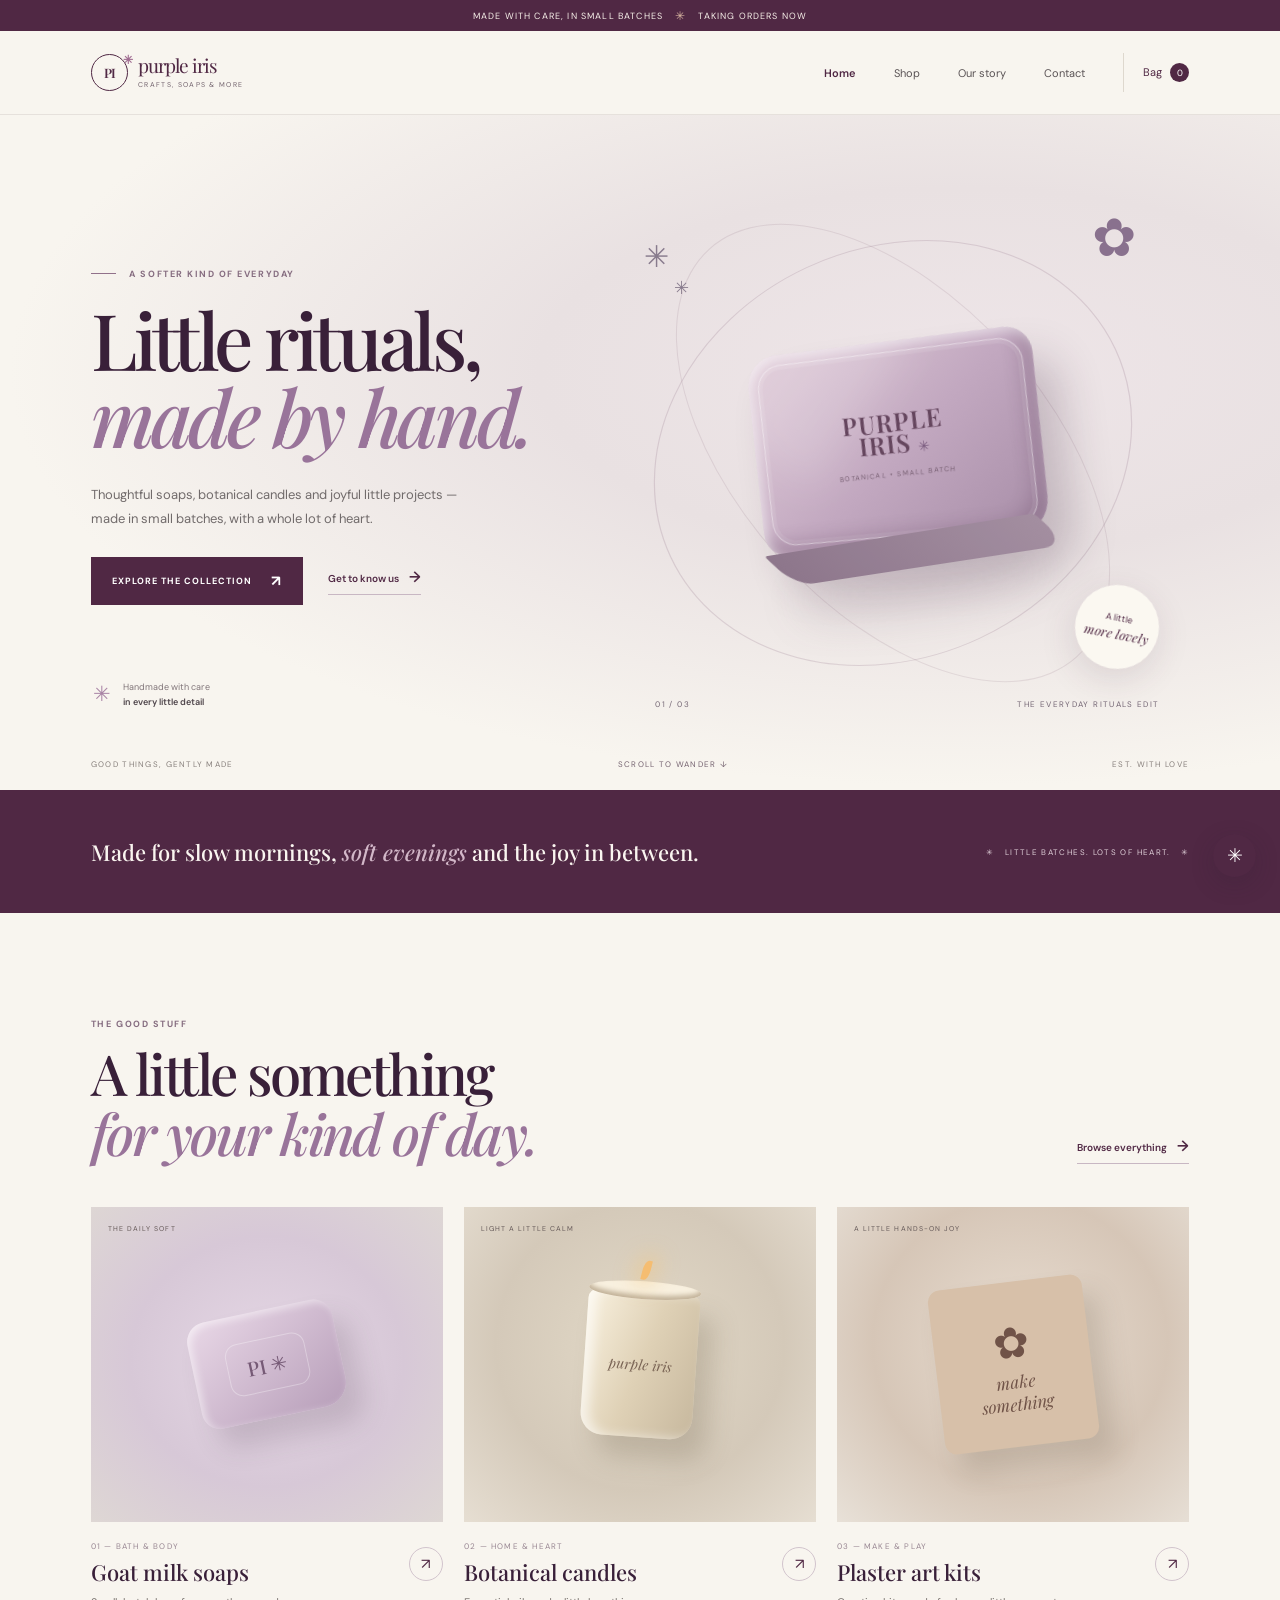
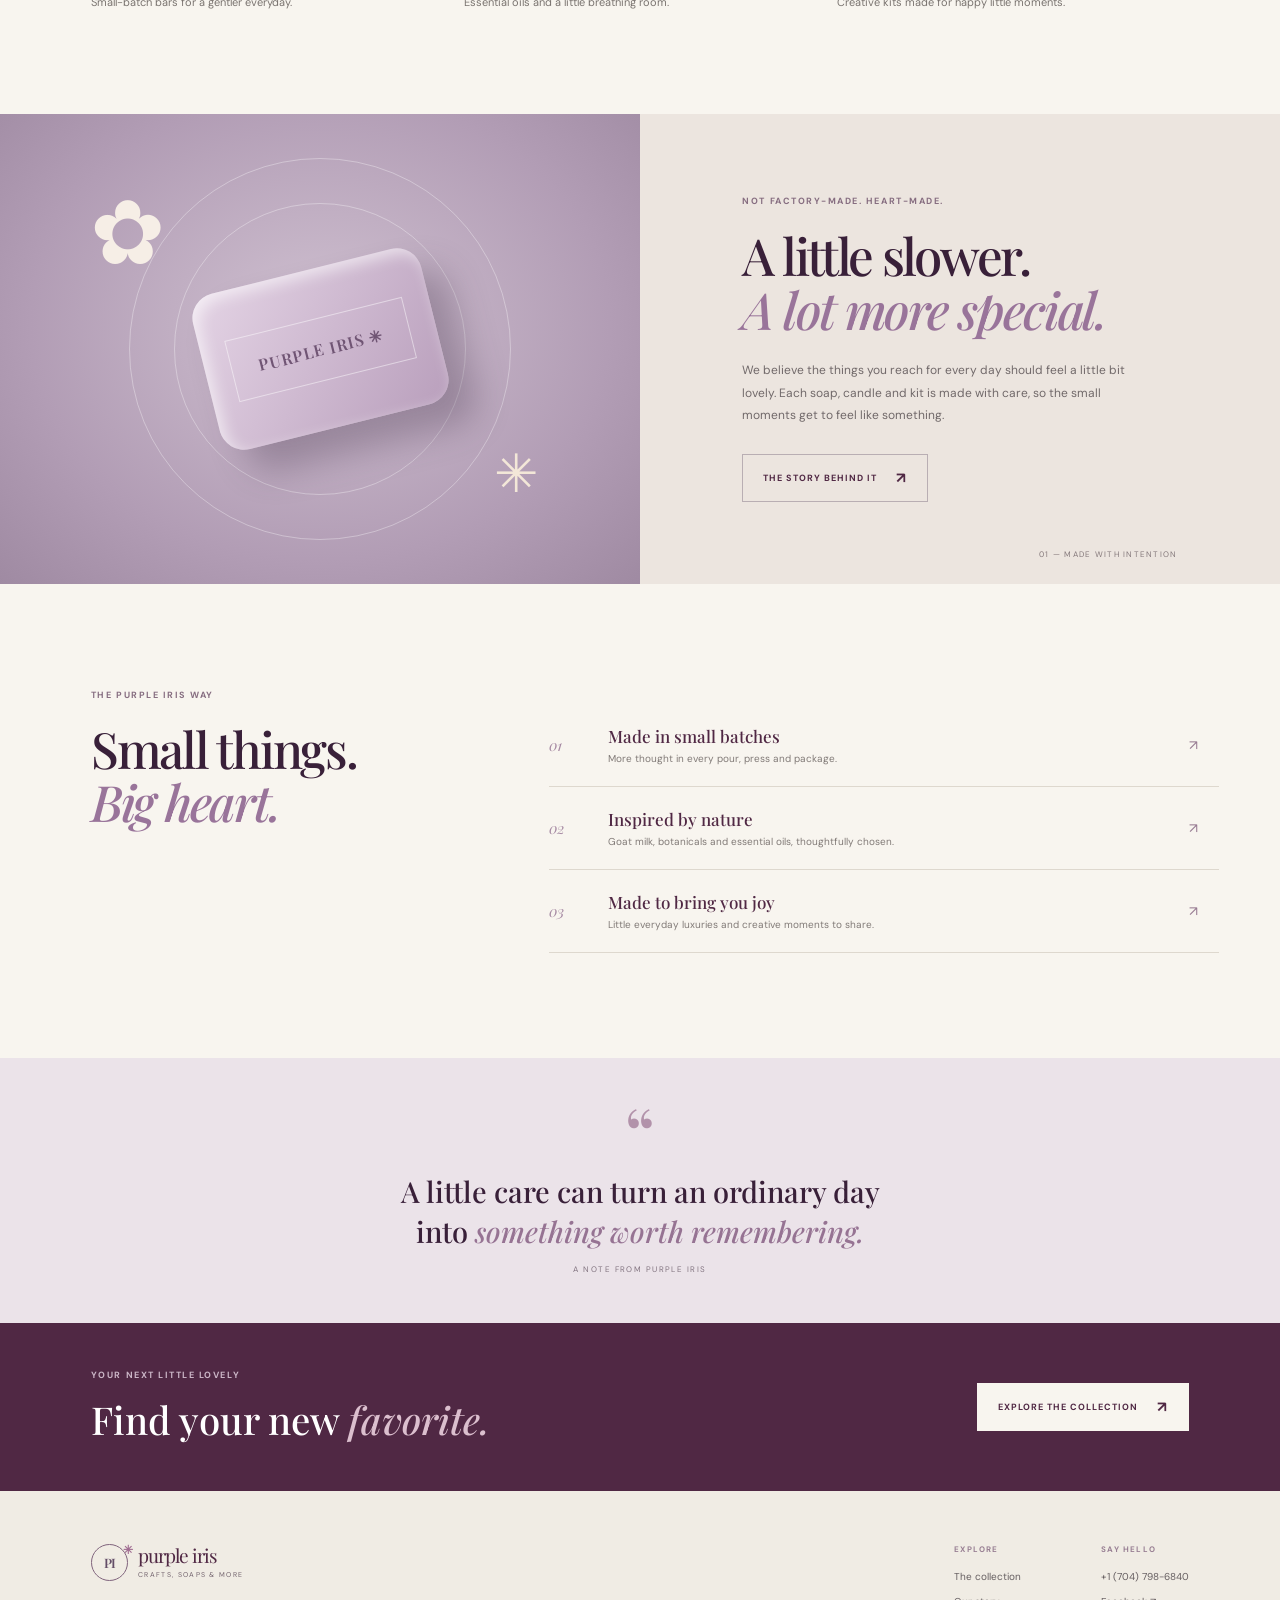
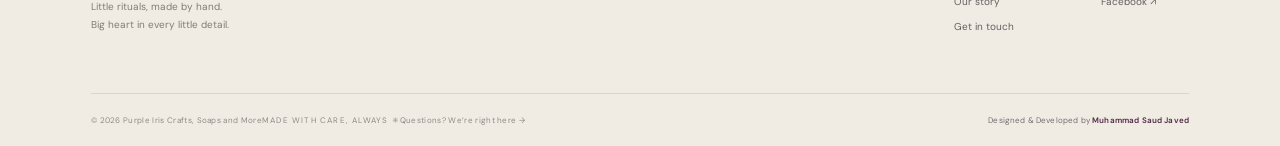
<file: index.html>
<!doctype html>
<html lang="en">
<head>
  <meta charset="utf-8">
  <meta name="viewport" content="width=device-width, initial-scale=1">
  <meta name="theme-color" content="#f8f5ef">
  <meta name="description" content="Small-batch goat milk soaps, botanical candles and creative plaster art kits, lovingly made by Purple Iris Crafts.">
  <title>Purple Iris — Little rituals, made by hand</title>
  <link rel="preconnect" href="https://fonts.googleapis.com">
  <link rel="preconnect" href="https://fonts.gstatic.com" crossorigin>
  <link href="https://fonts.googleapis.com/css2?family=DM+Sans:wght@400;500;600;700&family=Playfair+Display:ital,wght@0,500;0,600;0,700;1,500;1,600&display=swap" rel="stylesheet">
  <link rel="stylesheet" href="styles.css">
  <script src="script.js" defer></script>
</head>
<body>
  <div class="announcement">Made with care, in small batches <span>✳</span> Taking orders now</div>
  <header class="site-header">
    <a class="brand" href="index.html" aria-label="Purple Iris home">
      <span class="brand-mark">PI<span>✳</span></span>
      <span class="brand-name">purple iris<small>CRAFTS, SOAPS & MORE</small></span>
    </a>
    <button class="menu-toggle" type="button" aria-label="Open navigation" aria-expanded="false"><span></span><span></span></button>
    <nav class="main-nav" aria-label="Main navigation">
      <a class="active" href="index.html">Home</a><a href="shop.html">Shop</a><a href="about.html">Our story</a><a href="contact.html">Contact</a>
      <a class="nav-cart" href="shop.html#basket">Bag <span class="cart-count">0</span></a>
    </nav>
  </header>

  <main>
    <section class="hero">
      <div class="hero-copy">
        <p class="eyebrow"><span class="eyebrow-line"></span> A softer kind of everyday</p>
        <h1>Little rituals,<br><em>made by hand.</em></h1>
        <p class="hero-intro">Thoughtful soaps, botanical candles and joyful little projects — made in small batches, with a whole lot of heart.</p>
        <div class="hero-actions"><a class="button button-dark" href="shop.html">Explore the collection <span>↗</span></a><a class="text-link" href="about.html">Get to know us <span>→</span></a></div>
        <div class="hero-note"><span class="note-star">✳</span><span>Handmade with care<br><b>in every little detail</b></span></div>
      </div>
      <div class="hero-art" aria-label="A handmade lavender soap bar">
        <div class="hero-orbit orbit-one"></div><div class="hero-orbit orbit-two"></div>
        <div class="hero-sprig sprig-left">✳<span>✳</span></div>
        <div class="soap-scene">
          <div class="soap-shadow"></div>
          <div class="soap-bar"><span class="soap-stamp">PURPLE<br>IRIS <i>✳</i></span><span class="soap-caption">botanical • small batch</span></div>
          <div class="soap-side"></div>
        </div>
        <div class="hero-flower">✿</div><div class="hero-sticker">A little<br><i>more lovely</i></div>
        <div class="art-caption"><span>01 / 03</span><span>THE EVERYDAY RITUALS EDIT</span></div>
      </div>
      <div class="hero-bottom"><span>GOOD THINGS, GENTLY MADE</span><span class="scroll-hint">SCROLL TO WANDER ↓</span><span>EST. WITH LOVE</span></div>
    </section>

    <section class="intro-strip">
      <p>Made for slow mornings, <em>soft evenings</em> and the joy in between.</p>
      <span>✳ &nbsp; LITTLE BATCHES. LOTS OF HEART. &nbsp; ✳</span>
    </section>

    <section class="section collection-section">
      <div class="section-heading">
        <div><p class="eyebrow">The good stuff</p><h2>A little something<br><em>for your kind of day.</em></h2></div>
        <a class="text-link" href="shop.html">Browse everything <span>→</span></a>
      </div>
      <div class="category-grid">
        <a class="category-card category-soap" href="product.html?item=goat-milk-soap">
          <div class="category-image"><div class="mini-soap"><span>PI ✳</span></div><span class="image-label">THE DAILY SOFT</span></div>
          <div class="category-details"><div><span class="card-kicker">01 — BATH & BODY</span><h3>Goat milk soaps</h3></div><span class="round-arrow">↗</span></div>
          <p>Small-batch bars for a gentler everyday.</p>
        </a>
        <a class="category-card category-candle" href="product.html?item=botanical-candle">
          <div class="category-image"><div class="mini-candle"><span>purple iris</span></div><span class="image-label">LIGHT A LITTLE CALM</span></div>
          <div class="category-details"><div><span class="card-kicker">02 — HOME & HEART</span><h3>Botanical candles</h3></div><span class="round-arrow">↗</span></div>
          <p>Essential oils and a little breathing room.</p>
        </a>
        <a class="category-card category-art" href="product.html?item=plaster-art-kit">
          <div class="category-image"><div class="mini-art"><span>✿</span><i>make<br>something</i></div><span class="image-label">A LITTLE HANDS-ON JOY</span></div>
          <div class="category-details"><div><span class="card-kicker">03 — MAKE & PLAY</span><h3>Plaster art kits</h3></div><span class="round-arrow">↗</span></div>
          <p>Creative kits made for happy little moments.</p>
        </a>
      </div>
    </section>

    <section class="feature-band">
      <div class="feature-image"><div class="feature-flower">✿</div><div class="feature-bar"><span>made by hand</span></div><span class="feature-asterisk">✳</span></div>
      <div class="feature-copy"><p class="eyebrow">Not factory-made. Heart-made.</p><h2>A little slower.<br><em>A lot more special.</em></h2><p>We believe the things you reach for every day should feel a little bit lovely. Each soap, candle and kit is made with care, so the small moments get to feel like something.</p><a class="button button-outline" href="about.html">The story behind it <span>↗</span></a></div>
      <span class="band-number">01 — MADE WITH INTENTION</span>
    </section>

    <section class="section promise-section">
      <div class="promise-title"><p class="eyebrow">The Purple Iris way</p><h2>Small things.<br><em>Big heart.</em></h2></div>
      <div class="promise-list">
        <div class="promise-item"><span>01</span><div><h3>Made in small batches</h3><p>More thought in every pour, press and package.</p></div><b>↗</b></div>
        <div class="promise-item"><span>02</span><div><h3>Inspired by nature</h3><p>Goat milk, botanicals and essential oils, thoughtfully chosen.</p></div><b>↗</b></div>
        <div class="promise-item"><span>03</span><div><h3>Made to bring you joy</h3><p>Little everyday luxuries and creative moments to share.</p></div><b>↗</b></div>
      </div>
    </section>

    <section class="quote-band"><span class="quote-mark">“</span><p>A little care can turn an ordinary day<br>into <em>something worth remembering.</em></p><span class="quote-byline">A NOTE FROM PURPLE IRIS</span></section>
    <section class="cta-strip"><div><p class="eyebrow">Your next little lovely</p><h2>Find your new <em>favorite.</em></h2></div><a class="button button-light" href="shop.html">Explore the collection <span>↗</span></a></section>
  </main>
  <footer class="site-footer">
    <div class="footer-main"><div><a class="brand footer-brand" href="index.html"><span class="brand-mark">PI<span>✳</span></span><span class="brand-name">purple iris<small>CRAFTS, SOAPS & MORE</small></span></a><p>Little rituals, made by hand.<br>Big heart in every little detail.</p></div><div class="footer-links"><div><b>EXPLORE</b><a href="shop.html">The collection</a><a href="about.html">Our story</a><a href="contact.html">Get in touch</a></div><div><b>SAY HELLO</b><a href="tel:+17047986840">+1 (704) 798-6840</a><a href="https://www.facebook.com/profile.php?id=61595828127579" target="_blank" rel="noreferrer">Facebook ↗</a></div></div></div>
    <div class="footer-bottom"><span>© <span data-year></span> Purple Iris Crafts, Soaps and More</span><span>MADE WITH CARE, ALWAYS ✳</span><a href="contact.html">Questions? We’re right here →</a><span class="developer-credit">Designed &amp; Developed by <strong>Muhammad Saud Javed</strong></span></div>
  </footer>
  <a class="floating-contact" href="https://wa.me/17047986840" target="_blank" rel="noreferrer" aria-label="Message Purple Iris on WhatsApp">✳</a>
</body>
</html>
</file>
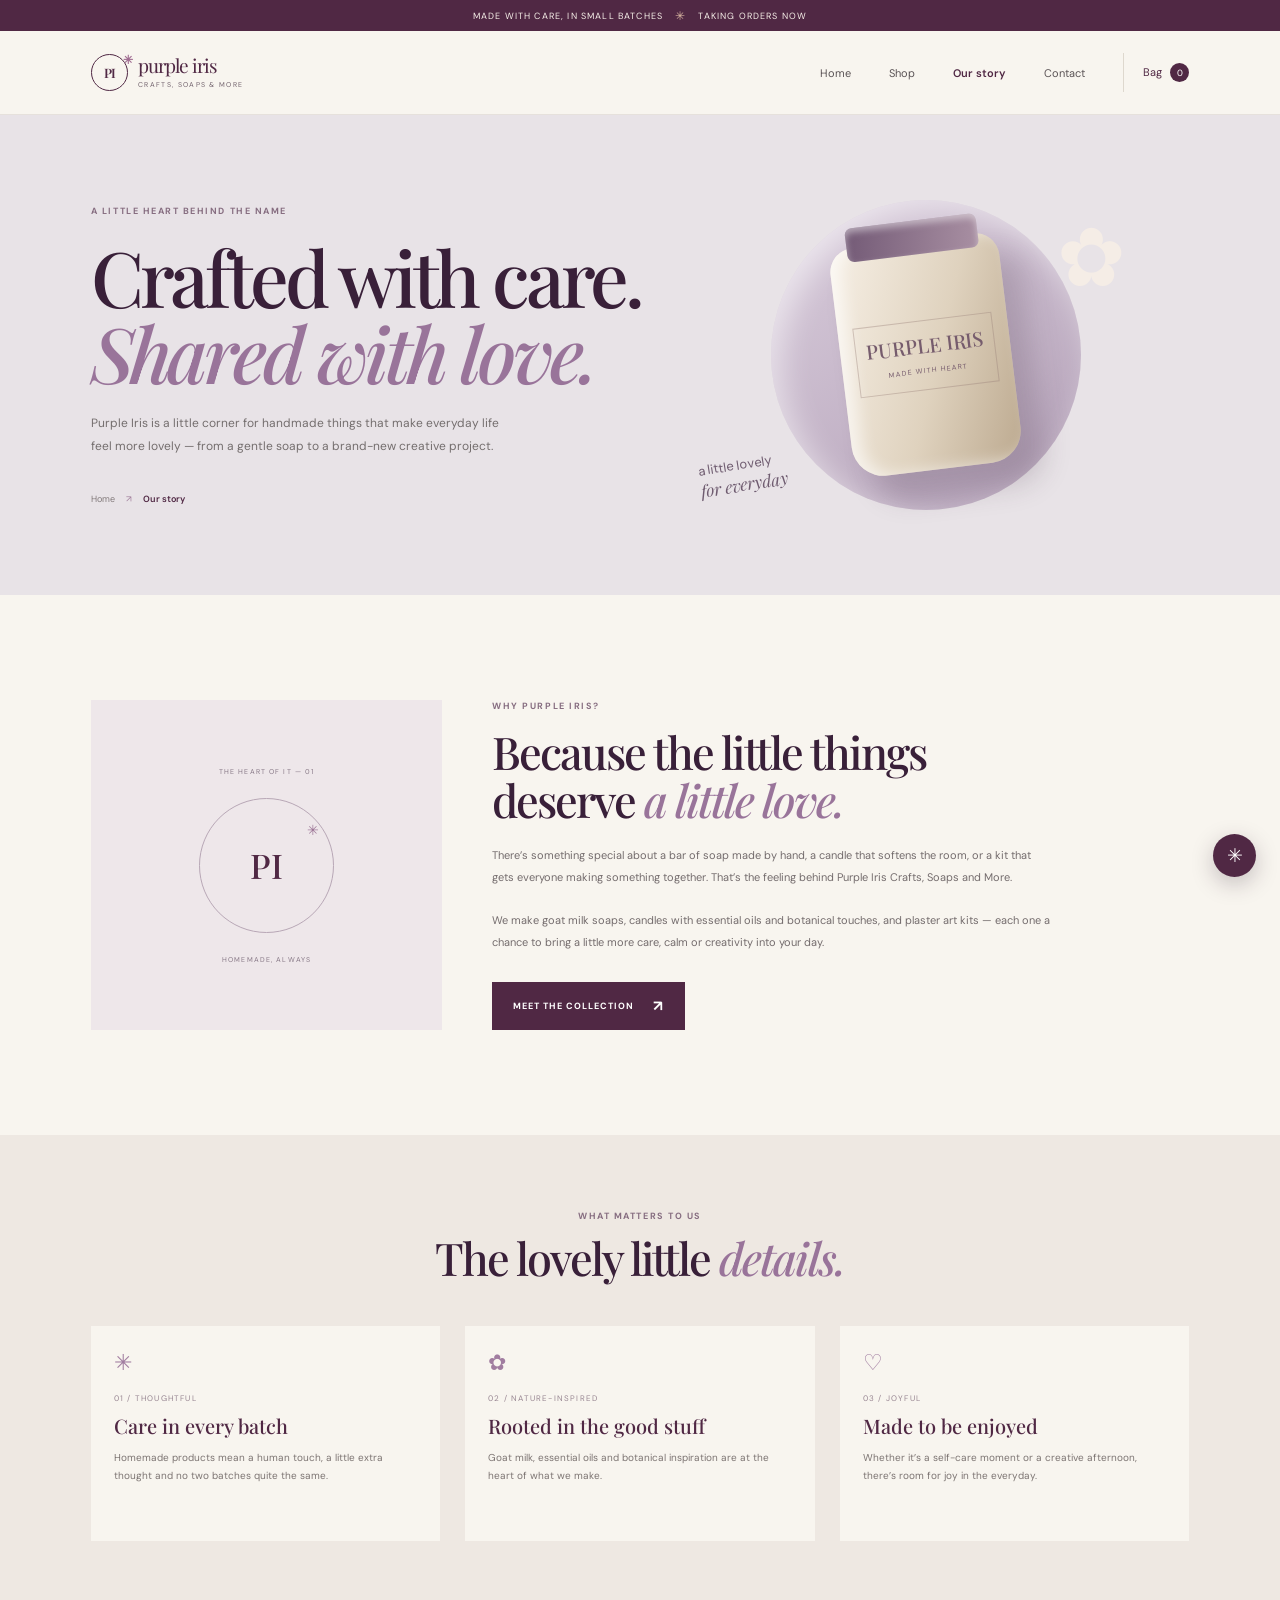
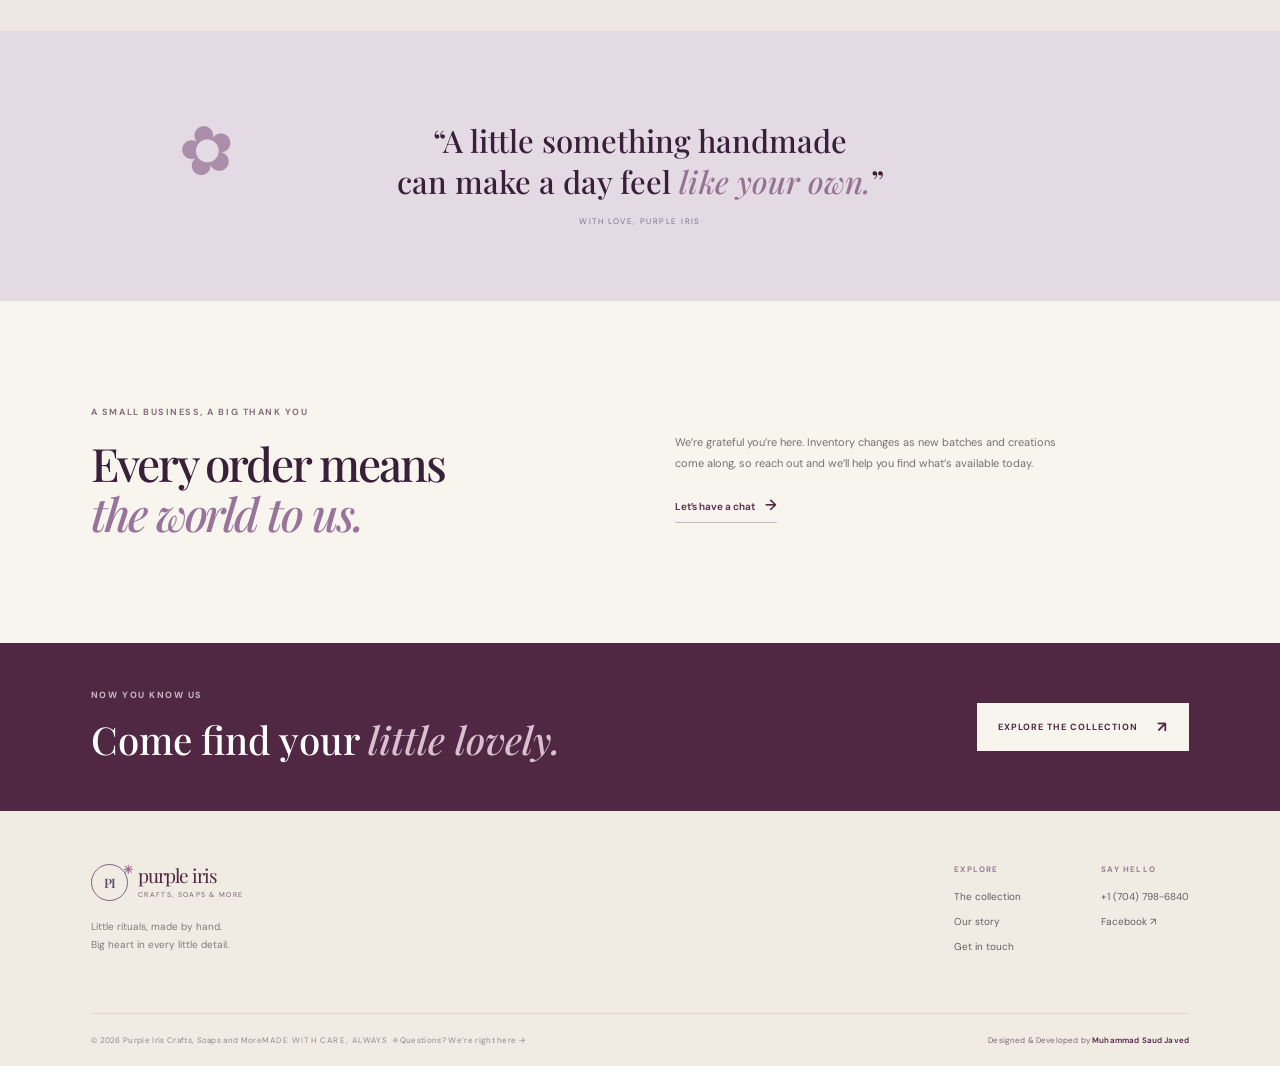
<file: about.html>
<!doctype html>
<html lang="en">
<head>
  <meta charset="utf-8"><meta name="viewport" content="width=device-width, initial-scale=1"><meta name="theme-color" content="#f8f5ef"><meta name="description" content="Meet Purple Iris Crafts, Soaps and More — handmade goat milk soaps, botanical candles and plaster art kits.">
  <title>Our Story — Purple Iris</title>
  <link rel="preconnect" href="https://fonts.googleapis.com"><link rel="preconnect" href="https://fonts.gstatic.com" crossorigin><link href="https://fonts.googleapis.com/css2?family=DM+Sans:wght@400;500;600;700&family=Playfair+Display:ital,wght@0,500;0,600;0,700;1,500;1,600&display=swap" rel="stylesheet"><link rel="stylesheet" href="styles.css"><script src="script.js" defer></script>
</head>
<body>
  <div class="announcement">Made with care, in small batches <span>✳</span> Taking orders now</div>
  <header class="site-header"><a class="brand" href="index.html" aria-label="Purple Iris home"><span class="brand-mark">PI<span>✳</span></span><span class="brand-name">purple iris<small>CRAFTS, SOAPS & MORE</small></span></a><button class="menu-toggle" type="button" aria-label="Open navigation" aria-expanded="false"><span></span><span></span></button><nav class="main-nav" aria-label="Main navigation"><a href="index.html">Home</a><a href="shop.html">Shop</a><a class="active" href="about.html">Our story</a><a href="contact.html">Contact</a><a class="nav-cart" href="shop.html#basket">Bag <span class="cart-count">0</span></a></nav></header>
  <main>
    <section class="page-hero story-hero"><div class="page-hero-copy"><p class="eyebrow">A little heart behind the name</p><h1>Crafted with care.<br><em>Shared with love.</em></h1><p>Purple Iris is a little corner for handmade things that make everyday life feel more lovely — from a gentle soap to a brand-new creative project.</p><div class="breadcrumbs"><a href="index.html">Home</a><span>↗</span><b>Our story</b></div></div><div class="story-hero-art"><div class="story-sun"></div><div class="story-bloom">✿</div><div class="story-jar"><span>PURPLE IRIS<br><small>MADE WITH HEART</small></span></div><div class="story-note">a little lovely<br><i>for everyday</i></div></div></section>
    <section class="section story-intro"><div class="story-side"><span class="story-number">THE HEART OF IT — 01</span><div class="story-emblem">PI<span>✳</span></div><span>HOMEMADE, ALWAYS</span></div><div class="story-main"><p class="eyebrow">Why Purple Iris?</p><h2>Because the little things<br>deserve <em>a little love.</em></h2><p>There’s something special about a bar of soap made by hand, a candle that softens the room, or a kit that gets everyone making something together. That’s the feeling behind Purple Iris Crafts, Soaps and More.</p><p>We make goat milk soaps, candles with essential oils and botanical touches, and plaster art kits — each one a chance to bring a little more care, calm or creativity into your day.</p><a class="button button-dark" href="shop.html">Meet the collection <span>↗</span></a></div></section>
    <section class="values-section"><div class="values-heading"><p class="eyebrow">What matters to us</p><h2>The lovely little <em>details.</em></h2></div><div class="values-grid"><article><span>✳</span><p class="card-kicker">01 / THOUGHTFUL</p><h3>Care in every batch</h3><p>Homemade products mean a human touch, a little extra thought and no two batches quite the same.</p></article><article><span>✿</span><p class="card-kicker">02 / NATURE-INSPIRED</p><h3>Rooted in the good stuff</h3><p>Goat milk, essential oils and botanical inspiration are at the heart of what we make.</p></article><article><span>♡</span><p class="card-kicker">03 / JOYFUL</p><h3>Made to be enjoyed</h3><p>Whether it’s a self-care moment or a creative afternoon, there’s room for joy in the everyday.</p></article></div></section>
    <section class="story-quote"><div class="quote-flower">✿</div><p>“A little something handmade<br>can make a day feel <em>like your own.</em>”</p><span>WITH LOVE, PURPLE IRIS</span></section>
    <section class="section story-bottom"><div><p class="eyebrow">A small business, a big thank you</p><h2>Every order means<br><em>the world to us.</em></h2></div><div><p>We’re grateful you’re here. Inventory changes as new batches and creations come along, so reach out and we’ll help you find what’s available today.</p><a class="text-link" href="contact.html">Let’s have a chat <span>→</span></a></div></section>
    <section class="cta-strip"><div><p class="eyebrow">Now you know us</p><h2>Come find your <em>little lovely.</em></h2></div><a class="button button-light" href="shop.html">Explore the collection <span>↗</span></a></section>
  </main>
  <footer class="site-footer"><div class="footer-main"><div><a class="brand footer-brand" href="index.html"><span class="brand-mark">PI<span>✳</span></span><span class="brand-name">purple iris<small>CRAFTS, SOAPS & MORE</small></span></a><p>Little rituals, made by hand.<br>Big heart in every little detail.</p></div><div class="footer-links"><div><b>EXPLORE</b><a href="shop.html">The collection</a><a href="about.html">Our story</a><a href="contact.html">Get in touch</a></div><div><b>SAY HELLO</b><a href="tel:+17047986840">+1 (704) 798-6840</a><a href="https://www.facebook.com/profile.php?id=61595828127579" target="_blank" rel="noreferrer">Facebook ↗</a></div></div></div><div class="footer-bottom"><span>© <span data-year></span> Purple Iris Crafts, Soaps and More</span><span>MADE WITH CARE, ALWAYS ✳</span><a href="contact.html">Questions? We’re right here →</a><span class="developer-credit">Designed &amp; Developed by <strong>Muhammad Saud Javed</strong></span></div></footer>
  <a class="floating-contact" href="https://wa.me/17047986840" target="_blank" rel="noreferrer" aria-label="Message Purple Iris on WhatsApp">✳</a>
</body>
</html>
</file>
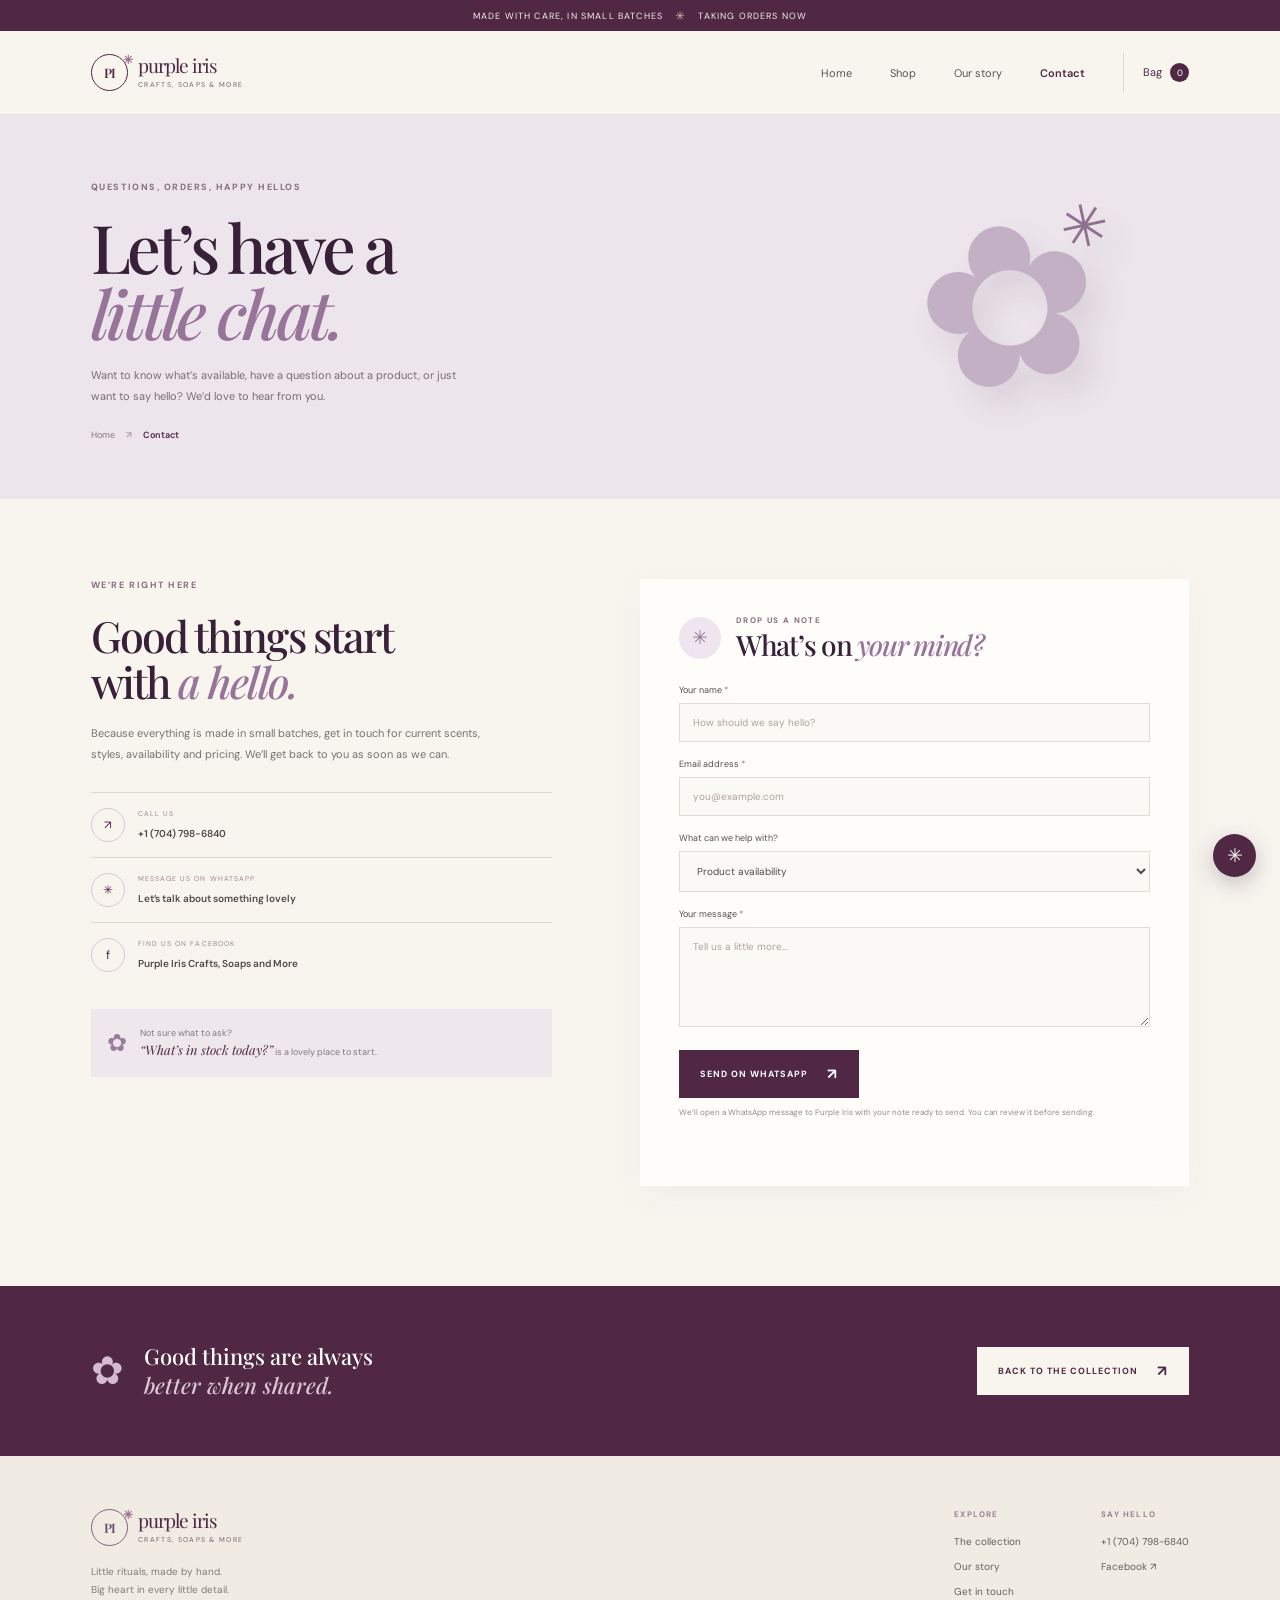
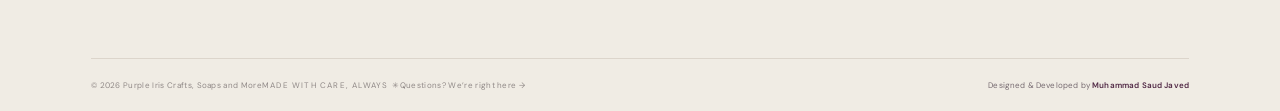
<file: contact.html>
<!doctype html>
<html lang="en">
<head>
  <meta charset="utf-8"><meta name="viewport" content="width=device-width, initial-scale=1"><meta name="theme-color" content="#f8f5ef"><meta name="description" content="Contact Purple Iris Crafts, Soaps and More to ask about current product availability or place an order.">
  <title>Say Hello — Purple Iris</title>
  <link rel="preconnect" href="https://fonts.googleapis.com"><link rel="preconnect" href="https://fonts.gstatic.com" crossorigin><link href="https://fonts.googleapis.com/css2?family=DM+Sans:wght@400;500;600;700&family=Playfair+Display:ital,wght@0,500;0,600;0,700;1,500;1,600&display=swap" rel="stylesheet"><link rel="stylesheet" href="styles.css"><script src="script.js" defer></script>
</head>
<body>
  <div class="announcement">Made with care, in small batches <span>✳</span> Taking orders now</div>
  <header class="site-header"><a class="brand" href="index.html" aria-label="Purple Iris home"><span class="brand-mark">PI<span>✳</span></span><span class="brand-name">purple iris<small>CRAFTS, SOAPS & MORE</small></span></a><button class="menu-toggle" type="button" aria-label="Open navigation" aria-expanded="false"><span></span><span></span></button><nav class="main-nav" aria-label="Main navigation"><a href="index.html">Home</a><a href="shop.html">Shop</a><a href="about.html">Our story</a><a class="active" href="contact.html">Contact</a><a class="nav-cart" href="shop.html#basket">Bag <span class="cart-count">0</span></a></nav></header>
  <main>
    <section class="contact-hero"><div class="contact-heading"><p class="eyebrow">Questions, orders, happy hellos</p><h1>Let’s have a<br><em>little chat.</em></h1><p>Want to know what’s available, have a question about a product, or just want to say hello? We’d love to hear from you.</p><div class="breadcrumbs"><a href="index.html">Home</a><span>↗</span><b>Contact</b></div></div><div class="contact-flower">✿<span>✳</span></div></section>
    <section class="contact-layout section">
      <div class="contact-info"><p class="eyebrow">We’re right here</p><h2>Good things start<br>with <em>a hello.</em></h2><p>Because everything is made in small batches, get in touch for current scents, styles, availability and pricing. We’ll get back to you as soon as we can.</p><a class="contact-method" href="tel:+17047986840"><span class="method-icon">↗</span><span><small>CALL US</small><b>+1 (704) 798-6840</b></span></a><a class="contact-method" href="https://wa.me/17047986840" target="_blank" rel="noreferrer"><span class="method-icon">✳</span><span><small>MESSAGE US ON WHATSAPP</small><b>Let’s talk about something lovely</b></span></a><a class="contact-method" href="https://www.facebook.com/profile.php?id=61595828127579" target="_blank" rel="noreferrer"><span class="method-icon">f</span><span><small>FIND US ON FACEBOOK</small><b>Purple Iris Crafts, Soaps and More</b></span></a><div class="contact-aside"><span>✿</span><p>Not sure what to ask?<br><i>“What’s in stock today?”</i> is a lovely place to start.</p></div></div>
      <form class="contact-form" id="contact-form">
        <div class="form-heading"><span>✳</span><div><p class="eyebrow">Drop us a note</p><h2>What’s on <em>your mind?</em></h2></div></div>
        <label for="name">Your name <span>*</span></label><input id="name" name="name" type="text" autocomplete="name" placeholder="How should we say hello?" required>
        <label for="email">Email address <span>*</span></label><input id="email" name="email" type="email" autocomplete="email" placeholder="you@example.com" required>
        <label for="topic">What can we help with?</label><select id="topic" name="topic"><option>Product availability</option><option>Placing an order</option><option>A product question</option><option>Something else</option></select>
        <label for="message">Your message <span>*</span></label><textarea id="message" name="message" rows="5" placeholder="Tell us a little more..." required></textarea>
        <button class="button button-dark" type="submit">Send on WhatsApp <span>↗</span></button><p class="form-note">We’ll open a WhatsApp message to Purple Iris with your note ready to send. You can review it before sending.</p><p class="form-status" role="status" aria-live="polite"></p>
      </form>
    </section>
    <section class="contact-bottom"><div><span>✿</span><p>Good things are always<br><em>better when shared.</em></p></div><a href="shop.html" class="button button-light">Back to the collection <span>↗</span></a></section>
  </main>
  <footer class="site-footer"><div class="footer-main"><div><a class="brand footer-brand" href="index.html"><span class="brand-mark">PI<span>✳</span></span><span class="brand-name">purple iris<small>CRAFTS, SOAPS & MORE</small></span></a><p>Little rituals, made by hand.<br>Big heart in every little detail.</p></div><div class="footer-links"><div><b>EXPLORE</b><a href="shop.html">The collection</a><a href="about.html">Our story</a><a href="contact.html">Get in touch</a></div><div><b>SAY HELLO</b><a href="tel:+17047986840">+1 (704) 798-6840</a><a href="https://www.facebook.com/profile.php?id=61595828127579" target="_blank" rel="noreferrer">Facebook ↗</a></div></div></div><div class="footer-bottom"><span>© <span data-year></span> Purple Iris Crafts, Soaps and More</span><span>MADE WITH CARE, ALWAYS ✳</span><a href="contact.html">Questions? We’re right here →</a><span class="developer-credit">Designed &amp; Developed by <strong>Muhammad Saud Javed</strong></span></div></footer>
  <a class="floating-contact" href="https://wa.me/17047986840" target="_blank" rel="noreferrer" aria-label="Message Purple Iris on WhatsApp">✳</a>
</body>
</html>
</file>
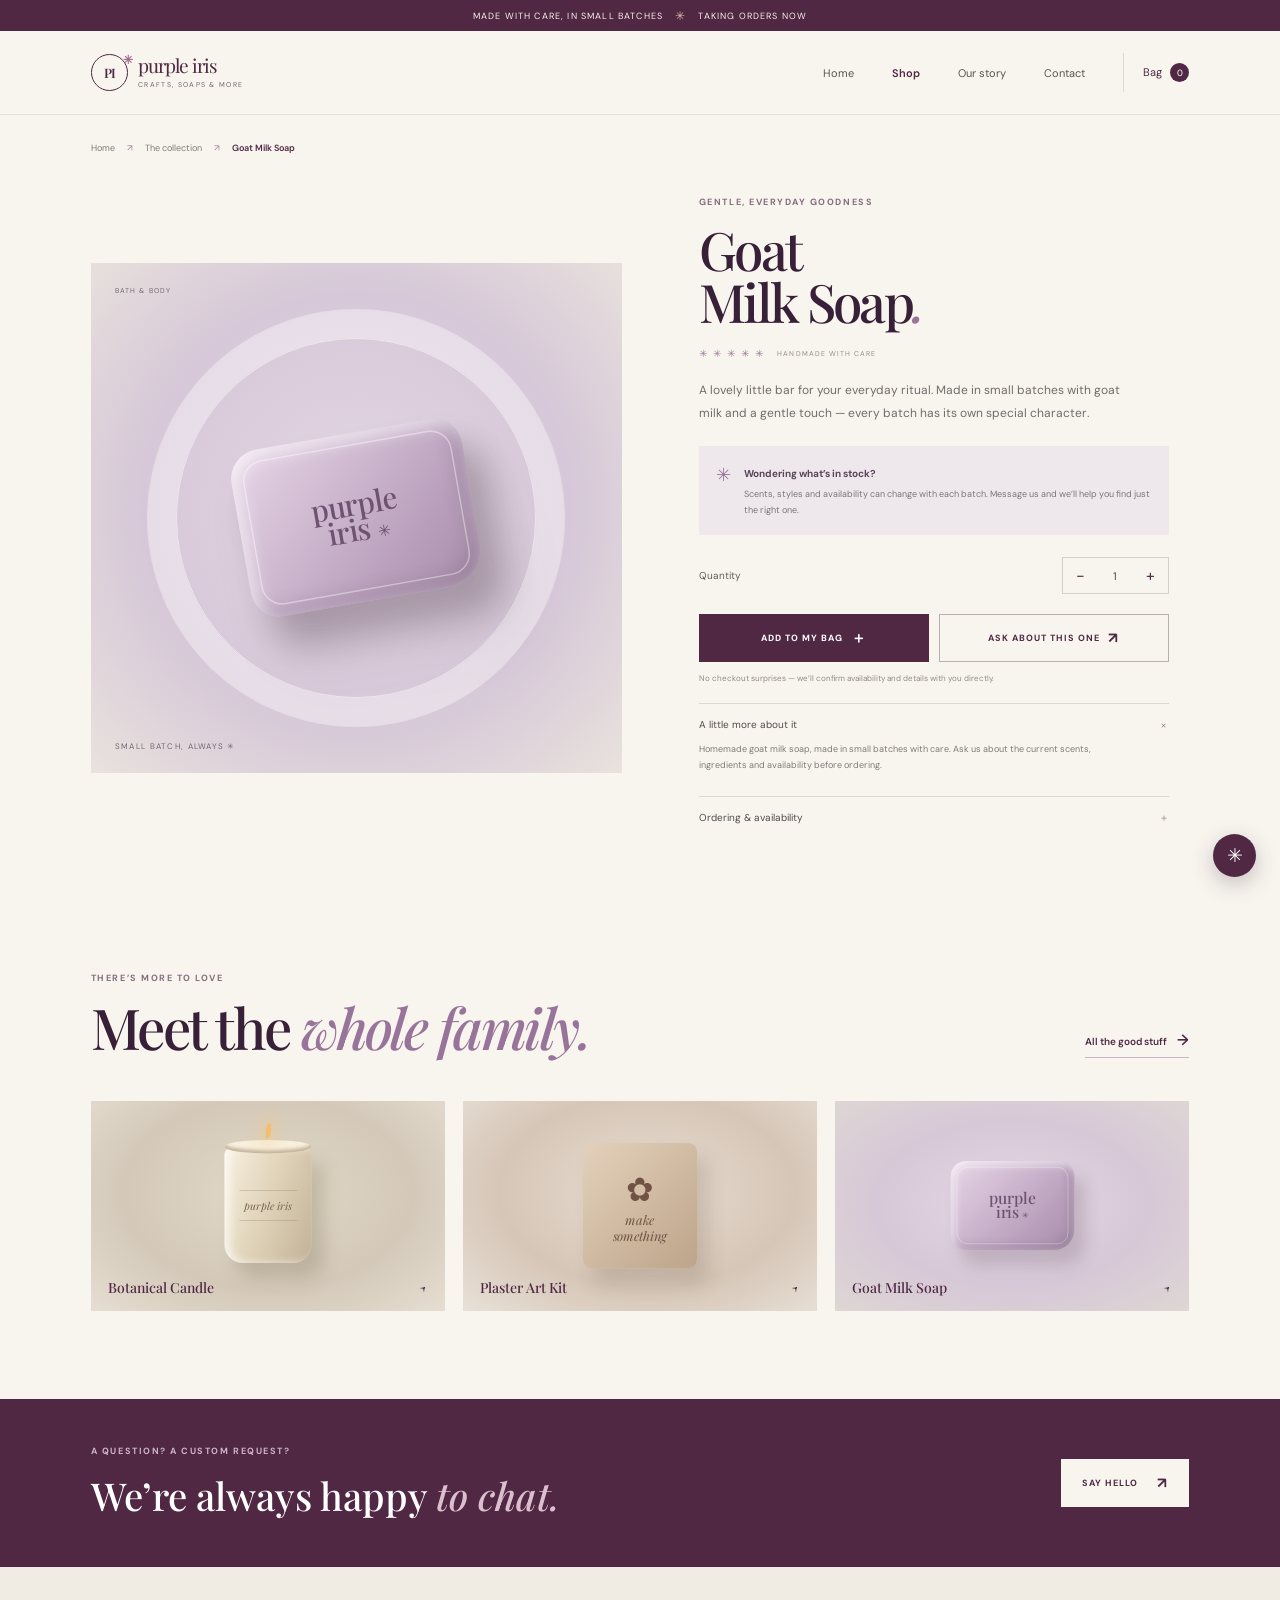
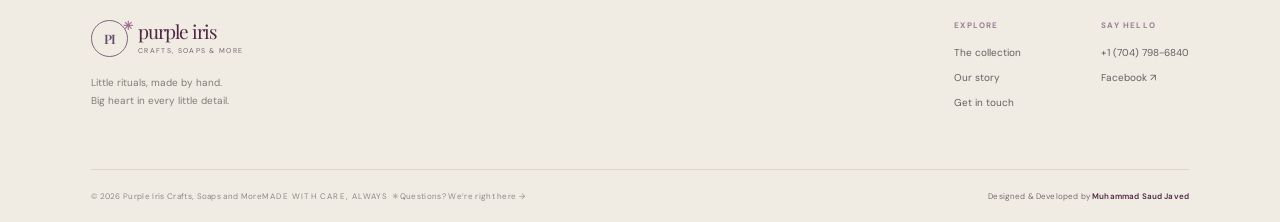
<file: product.html>
<!doctype html>
<html lang="en">
<head>
  <meta charset="utf-8"><meta name="viewport" content="width=device-width, initial-scale=1"><meta name="theme-color" content="#f8f5ef">
  <meta name="description" content="Explore handmade Purple Iris products and ask about current inventory.">
  <title>A little lovely — Purple Iris</title>
  <link rel="preconnect" href="https://fonts.googleapis.com"><link rel="preconnect" href="https://fonts.gstatic.com" crossorigin><link href="https://fonts.googleapis.com/css2?family=DM+Sans:wght@400;500;600;700&family=Playfair+Display:ital,wght@0,500;0,600;0,700;1,500;1,600&display=swap" rel="stylesheet"><link rel="stylesheet" href="styles.css"><script src="script.js" defer></script>
</head>
<body>
  <div class="announcement">Made with care, in small batches <span>✳</span> Taking orders now</div>
  <header class="site-header"><a class="brand" href="index.html" aria-label="Purple Iris home"><span class="brand-mark">PI<span>✳</span></span><span class="brand-name">purple iris<small>CRAFTS, SOAPS & MORE</small></span></a><button class="menu-toggle" type="button" aria-label="Open navigation" aria-expanded="false"><span></span><span></span></button><nav class="main-nav" aria-label="Main navigation"><a href="index.html">Home</a><a class="active" href="shop.html">Shop</a><a href="about.html">Our story</a><a href="contact.html">Contact</a><a class="nav-cart" href="shop.html#basket">Bag <span class="cart-count">0</span></a></nav></header>
  <main>
    <div class="product-breadcrumb"><a href="index.html">Home</a><span>↗</span><a href="shop.html">The collection</a><span>↗</span><b id="crumb-name">Goat Milk Soap</b></div>
    <section class="product-detail">
      <div class="detail-visual" id="detail-visual"><span class="product-tag" id="detail-tag">BATH & BODY</span><div class="detail-product-object"><div class="product-object soap-object" id="detail-object"><span>purple<br>iris <i>✳</i></span></div></div><span class="detail-note">SMALL BATCH, ALWAYS ✳</span><div class="detail-orbit"></div></div>
      <div class="detail-copy"><p class="eyebrow" id="detail-kicker">GENTLE, EVERYDAY GOODNESS</p><h1 id="detail-title">Goat Milk<br><em>Soap.</em></h1><div class="detail-rating"><span>✳ ✳ ✳ ✳ ✳</span><small>HANDMADE WITH CARE</small></div><p class="detail-description" id="detail-description">A lovely little bar for your everyday ritual. Made in small batches with goat milk and a gentle touch — every batch has its own special character.</p><div class="availability-box"><span>✳</span><div><b>Wondering what’s in stock?</b><p>Scents, styles and availability can change with each batch. Message us and we’ll help you find just the right one.</p></div></div>
        <div class="quantity-row"><label for="quantity">Quantity</label><div class="quantity-control"><button type="button" data-quantity="-1" aria-label="Decrease quantity">−</button><input id="quantity" type="number" min="1" max="20" value="1" aria-label="Quantity"><button type="button" data-quantity="1" aria-label="Increase quantity">+</button></div></div>
        <div class="detail-actions"><button class="button button-dark add-to-bag" type="button" data-add-product>Add to my bag <span>＋</span></button><a class="button button-outline" id="ask-product" href="contact.html">Ask about this one <span>↗</span></a></div><p class="detail-help">No checkout surprises — we’ll confirm availability and details with you directly.</p>
        <div class="detail-accordions"><details open><summary>A little more about it <span>＋</span></summary><p id="detail-more">Made by hand in small batches, with care in every step. Please ask us about the current scent, ingredients and availability before ordering.</p></details><details><summary>Ordering & availability <span>＋</span></summary><p>Inventory changes from batch to batch. Send a message or call us to confirm current availability, pricing and pickup or delivery details.</p></details></div>
      </div>
    </section>
    <section class="related section"><div class="section-heading"><div><p class="eyebrow">There’s more to love</p><h2>Meet the <em>whole family.</em></h2></div><a class="text-link" href="shop.html">All the good stuff <span>→</span></a></div><div class="related-grid"><a href="product.html?item=botanical-candle" class="related-card visual-candle"><div class="product-object candle-object"><span>purple iris</span><i></i></div><span>Botanical Candle <b>↗</b></span></a><a href="product.html?item=plaster-art-kit" class="related-card visual-art"><div class="product-object art-object"><span>✿</span><i>make<br>something</i></div><span>Plaster Art Kit <b>↗</b></span></a><a href="product.html?item=goat-milk-soap" class="related-card visual-soap"><div class="product-object soap-object"><span>purple<br>iris <i>✳</i></span></div><span>Goat Milk Soap <b>↗</b></span></a></div></section>
    <section class="cta-strip"><div><p class="eyebrow">A question? A custom request?</p><h2>We’re always happy <em>to chat.</em></h2></div><a class="button button-light" href="contact.html">Say hello <span>↗</span></a></section>
  </main>
  <footer class="site-footer"><div class="footer-main"><div><a class="brand footer-brand" href="index.html"><span class="brand-mark">PI<span>✳</span></span><span class="brand-name">purple iris<small>CRAFTS, SOAPS & MORE</small></span></a><p>Little rituals, made by hand.<br>Big heart in every little detail.</p></div><div class="footer-links"><div><b>EXPLORE</b><a href="shop.html">The collection</a><a href="about.html">Our story</a><a href="contact.html">Get in touch</a></div><div><b>SAY HELLO</b><a href="tel:+17047986840">+1 (704) 798-6840</a><a href="https://www.facebook.com/profile.php?id=61595828127579" target="_blank" rel="noreferrer">Facebook ↗</a></div></div></div><div class="footer-bottom"><span>© <span data-year></span> Purple Iris Crafts, Soaps and More</span><span>MADE WITH CARE, ALWAYS ✳</span><a href="contact.html">Questions? We’re right here →</a><span class="developer-credit">Designed &amp; Developed by <strong>Muhammad Saud Javed</strong></span></div></footer>
  <div class="toast" role="status" aria-live="polite"></div><a class="floating-contact" href="https://wa.me/17047986840" target="_blank" rel="noreferrer" aria-label="Message Purple Iris on WhatsApp">✳</a>
</body>
</html>
</file>
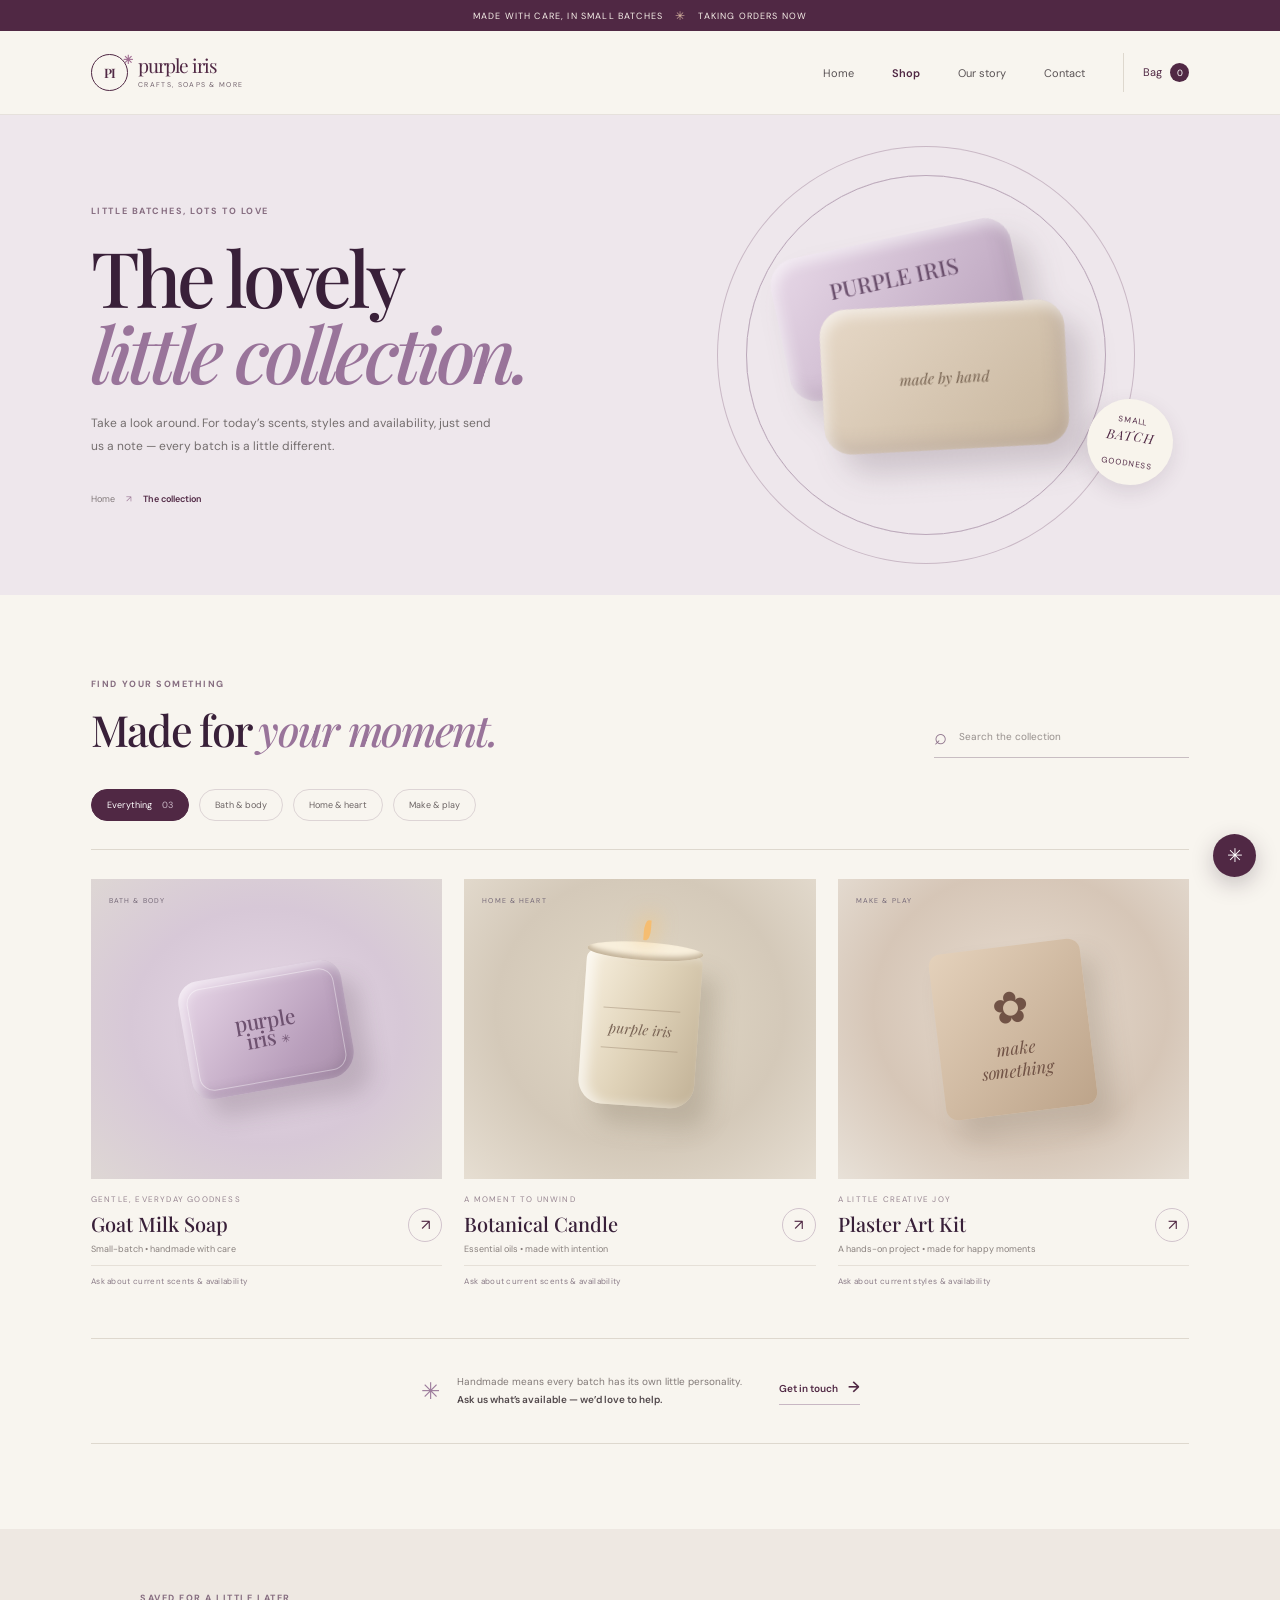
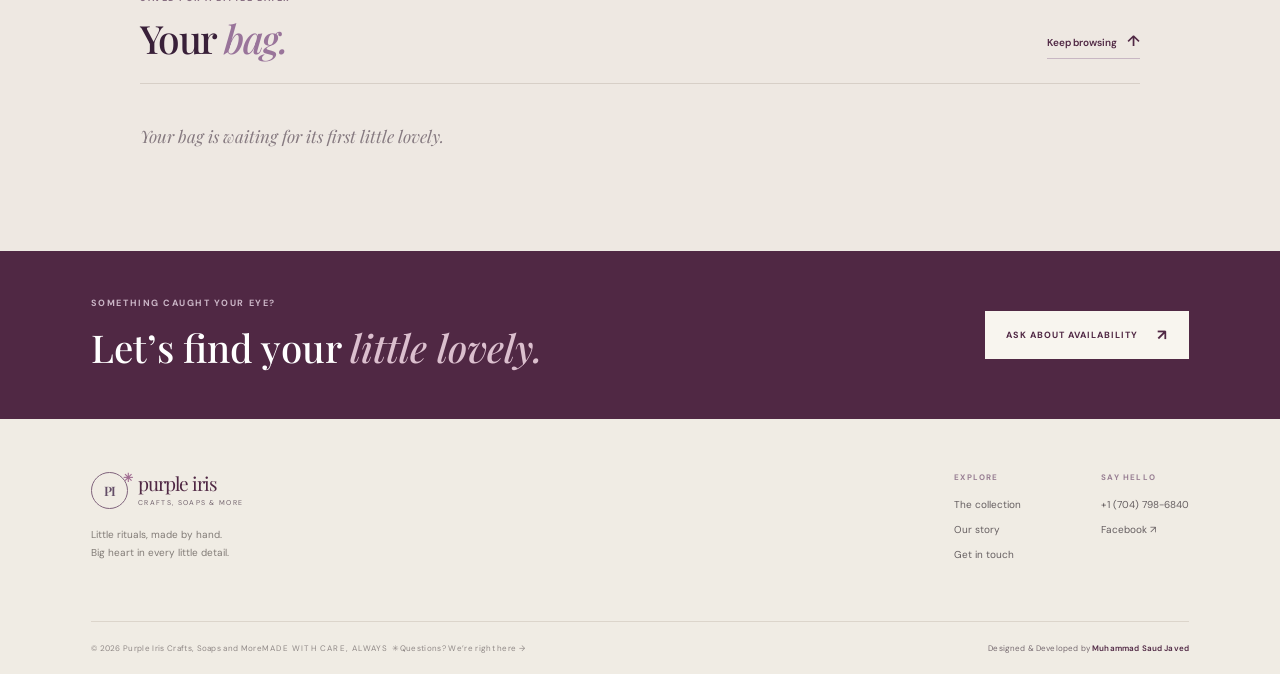
<file: shop.html>
<!doctype html>
<html lang="en">
<head>
  <meta charset="utf-8"><meta name="viewport" content="width=device-width, initial-scale=1"><meta name="theme-color" content="#f8f5ef">
  <meta name="description" content="Browse handmade goat milk soaps, botanical candles and plaster art kits by Purple Iris Crafts.">
  <title>The Collection — Purple Iris</title>
  <link rel="preconnect" href="https://fonts.googleapis.com"><link rel="preconnect" href="https://fonts.gstatic.com" crossorigin><link href="https://fonts.googleapis.com/css2?family=DM+Sans:wght@400;500;600;700&family=Playfair+Display:ital,wght@0,500;0,600;0,700;1,500;1,600&display=swap" rel="stylesheet"><link rel="stylesheet" href="styles.css"><script src="script.js" defer></script>
</head>
<body>
  <div class="announcement">Made with care, in small batches <span>✳</span> Taking orders now</div>
  <header class="site-header"><a class="brand" href="index.html" aria-label="Purple Iris home"><span class="brand-mark">PI<span>✳</span></span><span class="brand-name">purple iris<small>CRAFTS, SOAPS & MORE</small></span></a><button class="menu-toggle" type="button" aria-label="Open navigation" aria-expanded="false"><span></span><span></span></button><nav class="main-nav" aria-label="Main navigation"><a href="index.html">Home</a><a class="active" href="shop.html">Shop</a><a href="about.html">Our story</a><a href="contact.html">Contact</a><a class="nav-cart" href="#basket">Bag <span class="cart-count">0</span></a></nav></header>
  <main>
    <section class="page-hero shop-hero"><div class="page-hero-copy"><p class="eyebrow">Little batches, lots to love</p><h1>The lovely<br><em>little collection.</em></h1><p>Take a look around. For today’s scents, styles and availability, just send us a note — every batch is a little different.</p><div class="breadcrumbs"><a href="index.html">Home</a><span>↗</span><b>The collection</b></div></div><div class="shop-hero-art"><div class="shop-orbit"></div><div class="shop-stack"><div class="stack-soap stack-one">PURPLE IRIS <span>✳</span></div><div class="stack-soap stack-two">made by hand</div></div><div class="shop-seal">SMALL<br><i>BATCH</i><br>GOODNESS</div></div></section>
    <section class="section shop-main">
      <div class="shop-toolbar"><div><p class="eyebrow">Find your something</p><h2>Made for <em>your moment.</em></h2></div><label class="search-wrap"><span>⌕</span><input id="product-search" type="search" placeholder="Search the collection" aria-label="Search products"></label></div>
      <div class="filter-row" role="group" aria-label="Filter products"><button class="filter-chip active" type="button" data-filter="all">Everything <span>03</span></button><button class="filter-chip" type="button" data-filter="soap">Bath & body</button><button class="filter-chip" type="button" data-filter="candle">Home & heart</button><button class="filter-chip" type="button" data-filter="art">Make & play</button></div>
      <div class="product-grid">
        <article class="product-card" data-category="soap" data-search="goat milk soap bath body handmade small batch"><a href="product.html?item=goat-milk-soap" class="product-visual visual-soap"><span class="product-tag">BATH & BODY</span><div class="product-object soap-object"><span>purple<br>iris <i>✳</i></span></div><span class="product-hover">Take a closer look ↗</span></a><div class="product-info"><div><span class="card-kicker">GENTLE, EVERYDAY GOODNESS</span><h3><a href="product.html?item=goat-milk-soap">Goat Milk Soap</a></h3><p>Small-batch • handmade with care</p></div><a class="product-add" href="product.html?item=goat-milk-soap" aria-label="Explore goat milk soap">↗</a></div><div class="availability">Ask about current scents & availability</div></article>
        <article class="product-card" data-category="candle" data-search="botanical candle essential oils home scent handmade"><a href="product.html?item=botanical-candle" class="product-visual visual-candle"><span class="product-tag">HOME & HEART</span><div class="product-object candle-object"><span>purple iris</span><i></i></div><span class="product-hover">Take a closer look ↗</span></a><div class="product-info"><div><span class="card-kicker">A MOMENT TO UNWIND</span><h3><a href="product.html?item=botanical-candle">Botanical Candle</a></h3><p>Essential oils • made with intention</p></div><a class="product-add" href="product.html?item=botanical-candle" aria-label="Explore botanical candle">↗</a></div><div class="availability">Ask about current scents & availability</div></article>
        <article class="product-card" data-category="art" data-search="plaster art kit craft creative make play gift"><a href="product.html?item=plaster-art-kit" class="product-visual visual-art"><span class="product-tag">MAKE & PLAY</span><div class="product-object art-object"><span>✿</span><i>make<br>something</i></div><span class="product-hover">Take a closer look ↗</span></a><div class="product-info"><div><span class="card-kicker">A LITTLE CREATIVE JOY</span><h3><a href="product.html?item=plaster-art-kit">Plaster Art Kit</a></h3><p>A hands-on project • made for happy moments</p></div><a class="product-add" href="product.html?item=plaster-art-kit" aria-label="Explore plaster art kit">↗</a></div><div class="availability">Ask about current styles & availability</div></article>
      </div>
      <div class="no-results" hidden>No little lovelies found just yet. Try another search.</div>
      <div class="shop-footnote"><span>✳</span><p>Handmade means every batch has its own little personality.<br><b>Ask us what’s available — we’d love to help.</b></p><a class="text-link" href="contact.html">Get in touch <span>→</span></a></div>
    </section>
    <section class="basket-section" id="basket">
      <div class="basket-inner"><div class="basket-heading"><div><p class="eyebrow">Saved for a little later</p><h2>Your <em>bag.</em></h2></div><a class="text-link" href="#top" onclick="window.scrollTo({top:0,behavior:'smooth'});return false;">Keep browsing <span>↑</span></a></div>
        <div class="basket-list" aria-live="polite"></div><p class="basket-empty">Your bag is waiting for its first little lovely.</p>
        <div class="basket-checkout"><p>We’ll confirm availability, pricing and order details with you directly.</p><a class="button button-dark basket-order" href="https://wa.me/17047986840" target="_blank" rel="noreferrer">Send order request on WhatsApp <span>↗</span></a></div>
      </div>
    </section>
    <section class="cta-strip"><div><p class="eyebrow">Something caught your eye?</p><h2>Let’s find your <em>little lovely.</em></h2></div><a class="button button-light" href="contact.html">Ask about availability <span>↗</span></a></section>
  </main>
  <footer class="site-footer"><div class="footer-main"><div><a class="brand footer-brand" href="index.html"><span class="brand-mark">PI<span>✳</span></span><span class="brand-name">purple iris<small>CRAFTS, SOAPS & MORE</small></span></a><p>Little rituals, made by hand.<br>Big heart in every little detail.</p></div><div class="footer-links"><div><b>EXPLORE</b><a href="shop.html">The collection</a><a href="about.html">Our story</a><a href="contact.html">Get in touch</a></div><div><b>SAY HELLO</b><a href="tel:+17047986840">+1 (704) 798-6840</a><a href="https://www.facebook.com/profile.php?id=61595828127579" target="_blank" rel="noreferrer">Facebook ↗</a></div></div></div><div class="footer-bottom"><span>© <span data-year></span> Purple Iris Crafts, Soaps and More</span><span>MADE WITH CARE, ALWAYS ✳</span><a href="contact.html">Questions? We’re right here →</a><span class="developer-credit">Designed &amp; Developed by <strong>Muhammad Saud Javed</strong></span></div></footer>
  <a class="floating-contact" href="https://wa.me/17047986840" target="_blank" rel="noreferrer" aria-label="Message Purple Iris on WhatsApp">✳</a>
</body>
</html>
</file>
<file: styles.css>
:root{--paper:#f8f5ef;--cream:#f1ece2;--ink:#282327;--muted:#77716f;--plum:#502844;--plum-dark:#392039;--iris:#927199;--lilac:#e3d8e6;--sage:#bfc7a9;--line:#ded8ce;--display:"Playfair Display",Georgia,serif;--sans:"DM Sans",Arial,sans-serif;--page-pad:7.1vw}
*{box-sizing:border-box}html{scroll-behavior:smooth}body{margin:0;background:var(--paper);color:var(--ink);font-family:var(--sans);font-size:14px;-webkit-font-smoothing:antialiased}a{color:inherit;text-decoration:none}button,input,select,textarea{font:inherit}button{color:inherit}.announcement{height:31px;background:var(--plum);color:#f7f0e9;text-align:center;text-transform:uppercase;letter-spacing:.13em;font-size:9px;display:flex;align-items:center;justify-content:center;gap:12px}.announcement span{color:#d8b6a2;font-size:12px}.site-header{height:84px;padding:0 var(--page-pad);display:flex;align-items:center;justify-content:space-between;border-bottom:1px solid rgba(69,50,53,.1);position:relative;z-index:20;background:var(--paper)}.brand{display:inline-flex;align-items:center;gap:10px}.brand-mark{width:37px;height:37px;border:1px solid var(--plum);border-radius:50%;display:grid;place-items:center;position:relative;color:var(--plum);font-family:var(--display);font-size:13px;font-weight:600;letter-spacing:-.08em}.brand-mark>span{position:absolute;font-family:var(--sans);font-size:12px;right:-5px;top:-3px;color:#a06c91}.brand-name{font-family:var(--display);font-size:19px;line-height:1;color:var(--plum);letter-spacing:-.05em}.brand-name small{display:block;font:7px var(--sans);letter-spacing:.19em;margin-top:5px;color:#72636d}.main-nav{display:flex;align-items:center;gap:38px}.main-nav>a{font-size:11px;color:#5a5355;transition:color .2s}.main-nav>a:hover,.main-nav>a.active{color:var(--plum);font-weight:600}.main-nav .nav-cart{padding:10px 0 10px 19px;border-left:1px solid var(--line);color:var(--plum)}.cart-count{display:inline-grid;place-items:center;background:var(--plum);color:white;width:19px;height:19px;border-radius:50%;font-size:9px;margin-left:5px}.menu-toggle{display:none}
.hero{height:min(675px,calc(100vh - 115px));min-height:570px;display:grid;grid-template-columns:46% 54%;position:relative;padding:0 var(--page-pad);overflow:hidden;background:radial-gradient(ellipse at 75% 38%,#eee5e8 0,#e9e1e2 31%,#f8f5ef 70%)}.hero-copy{align-self:center;position:relative;z-index:2;padding:0 3vw 32px 0}.eyebrow{text-transform:uppercase;letter-spacing:.17em;font-size:9px;font-weight:700;color:#866d80;margin:0 0 21px}.eyebrow-line{display:inline-block;width:25px;border-top:1px solid #91718a;vertical-align:middle;margin:0 10px 3px 0}.hero h1,.page-hero h1,.contact-heading h1{font:500 clamp(54px,6.1vw,87px)/.99 var(--display);letter-spacing:-.055em;margin:0;color:var(--plum-dark)}h1 em,h2 em,p em{font-weight:500;color:#99749a}.hero-intro{font-size:13px;line-height:1.9;color:#716b6b;max-width:380px;margin:27px 0 25px}.hero-actions{display:flex;align-items:center;gap:25px}.button{min-height:48px;padding:0 20px;display:inline-flex;align-items:center;justify-content:center;gap:19px;border:1px solid transparent;text-transform:uppercase;letter-spacing:.11em;font-size:9px;font-weight:700;cursor:pointer;transition:transform .25s,background .25s,color .25s,border-color .25s}.button:hover{transform:translateY(-3px)}.button span{font-size:15px}.button-dark{background:var(--plum);color:white}.button-dark:hover{background:#694064}.button-outline{border-color:#b9aeb3;color:var(--plum);background:transparent}.button-outline:hover{background:var(--plum);border-color:var(--plum);color:#fff}.button-light{background:var(--paper);color:var(--plum)}.text-link{font-size:10px;font-weight:600;color:var(--plum);border-bottom:1px solid #c8b7c3;padding-bottom:7px}.text-link span{font-size:15px;margin-left:8px}.hero-note{display:flex;align-items:center;gap:12px;position:absolute;bottom:-75px;left:2px;color:#807579;font-size:9px;line-height:1.65}.note-star{font-size:21px;color:#a984a5}.hero-note b{font-weight:600;color:#4f454b}.hero-art{position:relative;display:grid;place-items:center;perspective:1100px}.hero-orbit{position:absolute;border:1px solid rgba(126,91,117,.19);border-radius:50%;width:410px;height:410px;transform:rotate(-25deg) scaleX(1.2)}.orbit-two{width:500px;height:310px;transform:rotate(48deg) scaleX(1.1);border-color:rgba(126,91,117,.14)}.soap-scene{position:relative;width:355px;height:310px;transform:rotate(-10deg) rotateY(-12deg);animation:floatSoap 6s ease-in-out infinite;z-index:2}.soap-bar{position:absolute;width:292px;height:205px;top:44px;left:35px;border-radius:32px 27px 37px 24px;background:linear-gradient(140deg,#e1cdd9 0%,#c2a8c0 52%,#a78da7 100%);box-shadow:inset 4px 5px 12px rgba(255,255,255,.55),inset -12px -14px 18px rgba(76,45,75,.22),22px 33px 42px rgba(65,39,66,.23);display:flex;align-items:center;justify-content:center;flex-direction:column;transform:rotate(4deg);overflow:hidden}.soap-bar:before{content:"";position:absolute;inset:10px;border:1px solid rgba(255,255,255,.45);border-radius:25px;box-shadow:inset 0 0 0 4px rgba(255,255,255,.08)}.soap-bar:after{content:"";position:absolute;width:110px;height:190px;background:rgba(255,255,255,.14);filter:blur(20px);transform:rotate(40deg);left:20px;top:-65px}.soap-stamp{font:600 25px/.88 var(--display);letter-spacing:.04em;text-align:center;color:#65465e;z-index:1}.soap-stamp i{font:14px var(--sans);color:#76577a}.soap-caption{font-size:7px;letter-spacing:.17em;text-transform:uppercase;color:#775f72;margin-top:12px;z-index:1}.soap-side{position:absolute;width:280px;height:35px;left:40px;top:237px;border-radius:3px 3px 24px 20px;transform:skewX(39deg);background:linear-gradient(90deg,#9b8299,#b39cb0);filter:brightness(.91)}.soap-shadow{position:absolute;width:255px;height:37px;bottom:2px;left:50px;border-radius:50%;background:#745b71;filter:blur(24px);opacity:.25}.hero-flower{position:absolute;font-size:53px;color:#89718e;right:9%;top:13%;animation:slowSpin 22s linear infinite}.hero-sticker{position:absolute;right:5%;bottom:18%;width:84px;height:84px;border-radius:50%;background:#fbf8f1;color:var(--plum);display:grid;place-content:center;text-align:center;font-size:9px;line-height:1.5;transform:rotate(11deg);box-shadow:0 10px 35px #49304622;z-index:4}.hero-sticker i{font:italic 13px var(--display)}.hero-sprig{position:absolute;left:8%;top:18%;font-size:30px;color:#887b8d}.hero-sprig span{display:block;margin-left:30px;font-size:18px}.art-caption{position:absolute;bottom:12%;left:10%;right:5%;display:flex;justify-content:space-between;font-size:8px;letter-spacing:.17em;color:#756775}.hero-bottom{position:absolute;left:var(--page-pad);right:var(--page-pad);bottom:21px;display:flex;justify-content:space-between;font-size:8px;letter-spacing:.16em;color:#88807d}.scroll-hint{color:#766471}
.intro-strip{min-height:123px;background:var(--plum);color:#faf5f0;padding:27px var(--page-pad);display:flex;align-items:center;justify-content:space-between}.intro-strip p{font:500 22px var(--display);margin:0}.intro-strip p em{color:#d2b7c8}.intro-strip>span{font-size:8px;letter-spacing:.17em;color:#dfcfd8}.section{padding:105px var(--page-pad)}.section-heading{display:flex;align-items:flex-end;justify-content:space-between;margin-bottom:43px}.section-heading h2,.promise-title h2,.feature-copy h2,.values-heading h2,.story-main h2,.story-bottom h2,.contact-info h2,.form-heading h2{font:500 clamp(37px,4.4vw,58px)/1.07 var(--display);letter-spacing:-.045em;color:var(--plum-dark);margin:0}.section-heading .eyebrow{margin-bottom:13px}.category-grid{display:grid;grid-template-columns:repeat(3,1fr);gap:21px}.category-image{height:315px;position:relative;display:grid;place-items:center;overflow:hidden}.category-soap .category-image,.visual-soap{background:radial-gradient(ellipse at 50% 49%,#e5d7e5,#d7c8d7 55%,#ded7d4)}.category-candle .category-image,.visual-candle{background:radial-gradient(ellipse at 50% 44%,#e2d9c7,#d4c9b9 58%,#e6ded2)}.category-art .category-image,.visual-art{background:radial-gradient(ellipse at 52% 43%,#e8ddd1,#d6c6b7 57%,#e8e1d8)}.mini-soap{width:148px;height:108px;border-radius:20px 19px 25px 18px;background:linear-gradient(145deg,#e9d8e7,#b79eb9);box-shadow:14px 22px 27px #4e3b4e30,inset 3px 3px 9px #fff8;display:grid;place-items:center;transform:rotate(-12deg);transition:transform .5s}.mini-soap span{color:#765a76;font:500 20px var(--display);border:1px solid #ffffff50;border-radius:13px;padding:12px 19px}.category-card:hover .mini-soap{transform:rotate(-5deg) translateY(-8px)}.mini-candle{height:145px;width:112px;border-radius:9px 9px 22px 22px;background:linear-gradient(110deg,#f9f1df 0%,#dfd1b6 50%,#c7b89e 100%);box-shadow:16px 21px 26px #57463235,inset 8px 0 12px #fff9;position:relative;display:grid;place-items:center;transform:rotate(4deg);transition:transform .5s}.mini-candle:before{content:"";position:absolute;top:-11px;left:0;right:0;height:18px;border-radius:50%;background:#f8f0df;box-shadow:inset 0 -4px 5px #c2b299}.mini-candle:after{content:"";position:absolute;top:-32px;width:8px;height:20px;border-radius:60% 0 60% 0;background:#f5bd71;box-shadow:0 0 20px 7px #f4c67966;transform:rotate(10deg)}.mini-candle span{font:italic 14px var(--display);color:#796354}.category-card:hover .mini-candle{transform:rotate(0) translateY(-8px)}.mini-art{width:155px;height:165px;border-radius:12px;background:#d7c0a9;box-shadow:14px 20px 26px #57463230;transform:rotate(-7deg);display:grid;place-content:center;text-align:center;transition:transform .5s;color:#705348}.mini-art span{font-size:43px}.mini-art i{font:italic 17px var(--display)}.category-card:hover .mini-art{transform:rotate(0) translateY(-8px)}.image-label{position:absolute;top:17px;left:17px;font-size:7px;letter-spacing:.15em;color:#665a59}.category-details{display:flex;justify-content:space-between;align-items:center;margin-top:19px}.card-kicker{display:block;font-size:8px;letter-spacing:.15em;color:#988692}.category-details h3,.product-info h3{margin:6px 0 0;font:500 22px var(--display);color:var(--plum-dark)}.round-arrow,.product-add{width:34px;height:34px;border:1px solid #d2c4cd;border-radius:50%;display:grid;place-items:center;color:var(--plum);font-size:15px;transition:all .2s}.category-card:hover .round-arrow,.product-add:hover{background:var(--plum);color:white}.category-card>p{margin:8px 0 0;color:#7a7470;font-size:11px}.feature-band{min-height:470px;background:#ece5df;display:grid;grid-template-columns:50% 50%;position:relative}.feature-image{min-height:470px;background:radial-gradient(ellipse at 50% 45%,#cfc0d0,#b29db5 64%,#9f8aa2);position:relative;display:grid;place-items:center;overflow:hidden}.feature-image:before,.feature-image:after{content:"";position:absolute;width:290px;height:290px;border:1px solid #fff5;border-radius:50%}.feature-image:after{width:380px;height:380px}.feature-flower{position:absolute;color:#f6eee6;font-size:90px;left:14%;top:13%;animation:slowSpin 35s linear infinite}.feature-bar{width:235px;height:160px;border-radius:25px;background:linear-gradient(130deg,#e4d4e5,#b99fbc);box-shadow:22px 27px 35px #46344a55,inset 5px 6px 15px #fff9;display:grid;place-items:center;transform:rotate(-14deg);z-index:1}.feature-bar:after{content:"PURPLE IRIS  ✳";color:#705574;border:1px solid #fff7;padding:20px 27px;font:600 16px var(--display);letter-spacing:.06em}.feature-bar span{display:none}.feature-asterisk{position:absolute;right:16%;bottom:16%;font-size:53px;color:#f3e7d8}.feature-copy{align-self:center;padding:80px 10vw 80px 8vw}.feature-copy h2{font-size:51px}.feature-copy>p:not(.eyebrow){font-size:12px;line-height:1.9;color:#71696a;max-width:410px;margin:22px 0 27px}.band-number{position:absolute;bottom:25px;right:8vw;font-size:8px;letter-spacing:.16em;color:#85797b}.promise-section{display:grid;grid-template-columns:39% 61%;gap:30px}.promise-title h2{font-size:50px}.promise-list{padding-top:15px}.promise-item{display:grid;grid-template-columns:42px 1fr 30px;align-items:center;gap:17px;border-bottom:1px solid var(--line);padding:21px 0}.promise-item>span{font:italic 15px var(--display);color:#a68aa3}.promise-item h3{font:500 17px var(--display);margin:0 0 5px;color:var(--plum)}.promise-item p{margin:0;color:#817a77;font-size:10px}.promise-item>b{font-weight:400;color:#967a91}.quote-band{min-height:265px;background:#ebe3e9;display:flex;flex-direction:column;align-items:center;justify-content:center;text-align:center;position:relative}.quote-mark{font:76px var(--display);line-height:.7;color:#b292aa}.quote-band p,.story-quote p{font:500 29px/1.35 var(--display);color:var(--plum-dark);margin:13px 0}.quote-band p em,.story-quote p em{color:#967393}.quote-byline,.story-quote>span{font-size:8px;letter-spacing:.18em;color:#827480}.cta-strip{background:var(--plum);padding:46px var(--page-pad);display:flex;align-items:center;justify-content:space-between;color:#fff}.cta-strip .eyebrow{color:#cbb6c7;margin-bottom:12px}.cta-strip h2{font:500 clamp(28px,3vw,39px) var(--display);margin:0;color:#fff}.cta-strip h2 em{color:#dbbfce}.site-footer{background:#f0ece4;padding:53px var(--page-pad) 0}.footer-main{display:flex;justify-content:space-between;padding-bottom:42px}.footer-brand .brand-mark{border-color:#80647d;color:#634d67}.footer-main>div:first-child>p{font-size:10px;line-height:1.8;color:#817b76;margin:17px 0}.footer-links{display:flex;gap:80px}.footer-links>div{display:grid;gap:12px;align-content:start}.footer-links b{font-size:8px;letter-spacing:.15em;color:#987f93;margin-bottom:4px}.footer-links a{font-size:10px;color:#655e60}.footer-bottom{border-top:1px solid #dcd5cb;min-height:53px;display:flex;justify-content:space-between;align-items:center;color:#908987;font-size:8px;letter-spacing:.04em}.footer-bottom span:nth-child(2){letter-spacing:.15em}.footer-bottom .developer-credit{margin-left:auto;color:#766a70;letter-spacing:.02em}.developer-credit strong{color:var(--plum);font-weight:600}.floating-contact{position:fixed;right:24px;bottom:23px;width:43px;height:43px;z-index:15;border-radius:50%;background:var(--plum);color:#fff;display:grid;place-items:center;font-size:19px;box-shadow:0 7px 22px #32203340;transition:transform .2s}.floating-contact:hover{transform:translateY(-4px) rotate(25deg)}
.page-hero{min-height:480px;padding:65px var(--page-pad);display:grid;grid-template-columns:52% 48%;overflow:hidden;position:relative;background:#eee7ec}.page-hero-copy{align-self:center;z-index:2}.page-hero h1{font-size:clamp(54px,6vw,78px)}.page-hero-copy>p:not(.eyebrow){font-size:12px;line-height:1.9;max-width:415px;color:#746e6e;margin:22px 0}.breadcrumbs{display:flex;align-items:center;gap:11px;margin-top:36px;font-size:9px;color:#827a7b}.breadcrumbs span{color:#a07e9b}.breadcrumbs b{color:var(--plum);font-weight:600}.shop-hero-art{position:relative;display:grid;place-items:center}.shop-orbit{width:360px;height:360px;border:1px solid #bba8ba;border-radius:50%;position:absolute;box-shadow:0 0 0 28px #eee7ec,0 0 0 29px #c9b8c5}.shop-stack{width:275px;height:245px;position:relative;transform:rotate(-12deg);filter:drop-shadow(15px 23px 15px #4c394533);transition:transform .5s}.shop-hero-art:hover .shop-stack{transform:rotate(-5deg) translateY(-8px)}.stack-soap{position:absolute;width:245px;height:145px;border-radius:27px;background:linear-gradient(135deg,#e8d9e8,#b59db8);box-shadow:inset 4px 6px 14px #fff9,inset -8px -10px 18px #735d7528;display:grid;place-items:center;color:#6b506d;font:500 22px var(--display)}.stack-one{top:0;left:0}.stack-one span{font:12px var(--sans)}.stack-two{top:75px;left:29px;background:linear-gradient(135deg,#e7d9c8,#c7b59d);transform:rotate(9deg);font:italic 15px var(--display);color:#766250}.shop-seal{position:absolute;right:3%;bottom:13%;width:86px;height:86px;display:grid;align-content:center;text-align:center;border-radius:50%;background:#f8f4ec;color:var(--plum);font-size:8px;letter-spacing:.12em;line-height:1.6;transform:rotate(8deg);box-shadow:0 7px 20px #49304620}.shop-seal i{font:italic 13px var(--display)}.shop-main{padding-top:83px;padding-bottom:85px}.shop-toolbar{display:flex;justify-content:space-between;align-items:flex-end}.shop-toolbar h2{font:500 43px var(--display);letter-spacing:-.04em;margin:0;color:var(--plum-dark)}.shop-toolbar .eyebrow{margin-bottom:10px}.search-wrap{width:255px;height:43px;border-bottom:1px solid #c8bdc2;display:flex;align-items:center;gap:10px;color:#8f748c}.search-wrap span{font-size:22px}.search-wrap input{width:100%;border:0;outline:0;background:transparent;color:var(--ink);font-size:10px}.search-wrap input::placeholder{color:#968f8c}.filter-row{display:flex;gap:10px;padding:31px 0 28px;border-bottom:1px solid var(--line);margin-bottom:29px}.filter-chip{border:1px solid #ddd4d5;background:transparent;border-radius:30px;padding:9px 15px;font-size:9px;color:#6c6464;cursor:pointer;transition:all .2s}.filter-chip span{margin-left:8px;color:#cbb9c7}.filter-chip.active,.filter-chip:hover{background:var(--plum);color:white;border-color:var(--plum)}.product-grid{display:grid;grid-template-columns:repeat(3,1fr);gap:22px}.product-card[hidden]{display:none}.product-visual{height:300px;display:grid;place-items:center;position:relative;overflow:hidden}.product-tag{position:absolute;top:17px;left:18px;font-size:7px;letter-spacing:.16em;color:#746877;z-index:4}.product-object{transition:transform .55s;position:relative}.product-visual:hover .product-object{transform:translateY(-8px) rotate(-5deg)}.soap-object{width:165px;height:119px;border-radius:21px 21px 27px 20px;background:linear-gradient(135deg,#e8d7e8,#b99fbc 70%,#a78da8);box-shadow:14px 20px 22px #4c394533,inset 4px 5px 13px #fff9,inset -8px -8px 11px #69536c33;display:grid;place-items:center;transform:rotate(-10deg)}.soap-object:before{content:"";position:absolute;inset:8px;border:1px solid #fff6;border-radius:15px}.soap-object>span{z-index:1;font:500 21px/.9 var(--display);color:#6e5270;text-align:center}.soap-object i{font:11px var(--sans)}.candle-object{width:116px;height:153px;border-radius:8px 8px 24px 24px;background:linear-gradient(110deg,#f8f0df,#dfd2b8 50%,#c2b297);box-shadow:16px 20px 24px #57463235,inset 8px 0 12px #fff9;display:grid;place-items:center;transform:rotate(4deg)}.candle-object:before{content:"";position:absolute;left:0;right:0;height:18px;top:-11px;border-radius:50%;background:#f8efdc;box-shadow:inset 0 -4px 5px #c2b299}.candle-object>span{font:italic 14px var(--display);color:#796354;border-top:1px solid #97826c70;border-bottom:1px solid #97826c70;padding:10px 7px}.candle-object i{position:absolute;top:-33px;width:7px;height:20px;border-radius:60% 0 60% 0;background:#f5bd71;box-shadow:0 0 19px 7px #f4c67966}.art-object{width:152px;height:167px;border-radius:12px;background:linear-gradient(135deg,#e4d1bb,#bda48a);box-shadow:14px 20px 26px #57463230;display:grid;align-content:center;justify-items:center;transform:rotate(-7deg);color:#715346}.art-object>span{font-size:44px}.art-object>i{font:italic 17px var(--display);text-align:center}.product-hover{position:absolute;bottom:0;left:0;right:0;padding:13px;text-align:center;background:#502844dd;color:white;font-size:9px;letter-spacing:.08em;transform:translateY(100%);transition:transform .3s}.product-visual:hover .product-hover{transform:translateY(0)}.product-info{display:flex;align-items:center;justify-content:space-between;padding:15px 0 10px}.product-info h3{font-size:20px}.product-info h3 a:hover{color:#9a7597}.product-info p{margin:6px 0 0;color:#89817e;font-size:9px}.availability{border-top:1px solid #e6e0d8;padding-top:10px;color:#8a7b87;font-size:8px;letter-spacing:.04em}.no-results{padding:60px 10px;text-align:center;color:#726c6b;font:italic 20px var(--display)}.shop-footnote{display:flex;align-items:center;justify-content:center;gap:17px;margin:52px auto 0;padding:24px 0;border-top:1px solid var(--line);border-bottom:1px solid var(--line)}.shop-footnote>span{font-size:23px;color:#9c7b9b}.shop-footnote p{font-size:10px;line-height:1.8;color:#817977}.shop-footnote p b{color:#51484b;font-weight:600}.shop-footnote .text-link{margin-left:20px}
.product-breadcrumb{padding:27px var(--page-pad);display:flex;align-items:center;gap:12px;font-size:9px;color:#817a7a}.product-breadcrumb span{color:#a07e9b}.product-breadcrumb b{color:var(--plum);font-weight:600}.product-detail{padding:15px var(--page-pad) 88px;display:grid;grid-template-columns:minmax(0,1.04fr) minmax(0,.96fr);gap:7%;align-items:center}.detail-visual{height:510px;position:relative;overflow:hidden;background:radial-gradient(ellipse at 50% 48%,#e4d7e4,#d6c8d8 57%,#e9e2dd);display:grid;place-items:center;perspective:900px}.detail-product-object{z-index:2;transform:scale(1.42);filter:drop-shadow(15px 23px 14px #4c394533);animation:floatSoap 6s ease-in-out infinite}.detail-visual .product-tag{top:23px;left:24px}.detail-note{position:absolute;bottom:22px;left:24px;font-size:8px;letter-spacing:.16em;color:#746677}.detail-orbit{width:360px;height:360px;border:1px solid #fff8;border-radius:50%;position:absolute;box-shadow:0 0 0 28px #ffffff10,0 0 0 29px #fff5}.detail-copy{max-width:470px}.detail-copy .eyebrow{margin-bottom:16px}.detail-copy h1{font:500 53px/.98 var(--display);letter-spacing:-.05em;color:var(--plum-dark);margin:0}.detail-rating{display:flex;align-items:center;gap:13px;margin:19px 0}.detail-rating>span{font-size:10px;color:#9a7799;letter-spacing:.15em}.detail-rating small{font-size:7px;letter-spacing:.15em;color:#958c8b}.detail-description{font-size:12px;line-height:1.9;color:#716b6b;max-width:430px}.availability-box{display:flex;gap:13px;background:#eee8ed;padding:17px;margin:22px 0}.availability-box>span{font-size:18px;color:#9a7799}.availability-box b{font-size:10px;color:#5a4559}.availability-box p{font-size:9px;line-height:1.7;color:#7d7479;margin:6px 0 0}.quantity-row{display:flex;align-items:center;justify-content:space-between;margin:20px 0;font-size:10px;color:#625b5b}.quantity-control{height:37px;border:1px solid #d7ced0;display:flex;align-items:center}.quantity-control button{border:0;background:transparent;width:35px;height:35px;font-size:16px;cursor:pointer;color:var(--plum)}.quantity-control input{width:35px;border:0;text-align:center;background:transparent;color:#4e4549;font-size:11px;appearance:textfield}.quantity-control input::-webkit-inner-spin-button,.quantity-control input::-webkit-outer-spin-button{appearance:none}.detail-actions{display:grid;grid-template-columns:1fr 1fr;gap:10px}.detail-actions .button{padding:0 10px;gap:8px}.detail-help{font-size:8px;color:#918987;margin:11px 0 20px}.detail-accordions details{border-top:1px solid var(--line);padding:14px 0}.detail-accordions summary{display:flex;justify-content:space-between;list-style:none;cursor:pointer;font-size:10px;color:#534a4e}.detail-accordions summary::-webkit-details-marker{display:none}.detail-accordions summary span{color:#967a91}.detail-accordions details[open] summary span{transform:rotate(45deg)}.detail-accordions details p{font-size:9px;line-height:1.8;color:#817a78;max-width:420px}.related{padding-top:45px;padding-bottom:88px}.related-grid{display:grid;grid-template-columns:repeat(3,1fr);gap:18px}.related-card{height:210px;display:flex;align-items:center;justify-content:center;position:relative;overflow:hidden}.related-card .product-object{transform:scale(.75)}.related-card>span{position:absolute;left:17px;right:17px;bottom:14px;display:flex;justify-content:space-between;color:var(--plum);font:500 14px var(--display)}.toast{position:fixed;bottom:25px;left:50%;transform:translate(-50%,20px);background:var(--plum-dark);color:#fff;padding:13px 20px;font-size:10px;z-index:50;opacity:0;pointer-events:none;transition:all .3s;box-shadow:0 8px 25px #30203333}.toast.show{opacity:1;transform:translate(-50%,0)}
.story-hero{background:#e8e3e7}.story-hero-art{position:relative;display:grid;place-items:center;min-height:340px}.story-sun{position:absolute;width:310px;height:310px;border-radius:50%;background:linear-gradient(145deg,#d9cddc,#b3a0b7);box-shadow:inset 10px 10px 30px #fff8}.story-bloom{position:absolute;color:#f5ede6;font-size:82px;right:12%;top:7%;z-index:2;animation:slowSpin 28s linear infinite}.story-jar{position:relative;z-index:1;width:170px;height:230px;border-radius:24px 24px 32px 32px;background:linear-gradient(110deg,#f7f0e6,#dfd2be 55%,#bca98f);box-shadow:20px 24px 28px #46374a35,inset 10px 0 16px #fff9;display:grid;place-items:center;transform:rotate(-7deg)}.story-jar:before{content:"";position:absolute;top:-20px;left:19px;right:19px;height:34px;border-radius:7px;background:linear-gradient(100deg,#735a76,#a990a3);box-shadow:inset 0 4px 7px #fff7}.story-jar span{font:500 20px/.98 var(--display);text-align:center;color:#765c6d;border:1px solid #9a817966;padding:14px 10px}.story-jar small{font:7px var(--sans);letter-spacing:.15em}.story-note{position:absolute;left:7%;bottom:10%;font:13px var(--sans);color:#6f5c70;transform:rotate(-9deg);z-index:3}.story-note i{font:italic 17px var(--display)}.story-intro{display:grid;grid-template-columns:minmax(0,32%) minmax(0,1fr);gap:50px}.story-side{min-height:290px;background:#eee7ea;position:relative;display:flex;flex-direction:column;align-items:center;justify-content:center;color:#877886}.story-number,.story-side>span:last-child{font-size:7px;letter-spacing:.16em}.story-emblem{width:135px;height:135px;border:1px solid #b8a7b6;border-radius:50%;display:grid;place-items:center;position:relative;margin:22px 0;color:var(--plum);font:500 34px var(--display)}.story-emblem span{position:absolute;font:14px var(--sans);top:22px;right:14px;color:#9c7596}.story-main{align-self:center;max-width:620px}.story-main .eyebrow{margin-bottom:15px}.story-main h2{font-size:45px}.story-main>p:not(.eyebrow){font-size:11px;line-height:2;color:#746c6d;max-width:560px;margin:21px 0}.story-main .button{margin-top:8px}.values-section{padding:75px var(--page-pad) 90px;background:#eee8e2}.values-heading{text-align:center}.values-heading h2{font-size:45px}.values-heading .eyebrow{margin-bottom:11px}.values-grid{display:grid;grid-template-columns:repeat(3,1fr);gap:25px;margin-top:45px}.values-grid article{padding:22px 23px;background:#f8f5ef;min-height:215px}.values-grid article>span{font-size:22px;color:#a17da0}.values-grid .card-kicker{margin:16px 0 9px}.values-grid h3{font:500 20px var(--display);color:var(--plum);margin:0}.values-grid article>p:last-child{font-size:10px;line-height:1.8;color:#7c7472}.story-quote{min-height:270px;display:flex;flex-direction:column;align-items:center;justify-content:center;background:#e4dae4;text-align:center;position:relative}.quote-flower{position:absolute;font-size:67px;color:#aa8eaa;left:14%;top:28%;transform:rotate(-13deg)}.story-quote p{font-size:31px}.story-bottom{display:grid;grid-template-columns:1fr 1fr;align-items:center;gap:70px}.story-bottom h2{font-size:46px}.story-bottom>div:last-child>p{font-size:11px;color:#77716f;line-height:1.9;max-width:410px}.story-bottom .text-link{display:inline-block;margin-top:10px}
.contact-hero{min-height:375px;padding:66px var(--page-pad) 58px;display:flex;justify-content:space-between;align-items:center;position:relative;overflow:hidden;background:#ece5eb}.contact-heading{position:relative;z-index:2}.contact-heading h1{font-size:67px}.contact-heading>p:not(.eyebrow){font-size:11px;color:#766e70;max-width:390px;line-height:1.9;margin:18px 0}.contact-heading .breadcrumbs{margin-top:23px}.contact-flower{font-size:220px;color:#c3b0c5;line-height:1;position:absolute;right:14%;top:50%;transform:translateY(-50%) rotate(-12deg);text-shadow:10px 20px 30px #66516620}.contact-flower span{font-size:58px;position:absolute;right:-23px;top:18px;color:#8f7090}.contact-layout{padding-top:80px;padding-bottom:100px;display:grid;grid-template-columns:minmax(0,42%) minmax(0,1fr);gap:8%}.contact-info h2{font-size:43px}.contact-info>p:not(.eyebrow){font-size:11px;color:#77716f;line-height:1.9;max-width:390px;margin:19px 0 27px}.contact-method{display:flex;align-items:center;gap:13px;padding:15px 0;border-top:1px solid var(--line)}.method-icon{width:34px;height:34px;border:1px solid #d7c7d6;border-radius:50%;display:grid;place-items:center;color:var(--plum);font-size:12px}.contact-method small{display:block;color:#9a8496;font-size:7px;letter-spacing:.15em;margin-bottom:5px}.contact-method b{font-size:10px;font-weight:600;color:#51484d}.contact-aside{margin-top:22px;padding:16px;background:#eee8ed;display:flex;align-items:center;gap:13px;color:#817882}.contact-aside>span{font-size:24px;color:#9b7c9d}.contact-aside p{font-size:9px;line-height:1.8;margin:0}.contact-aside i{font:italic 13px var(--display);color:var(--plum)}.contact-form{background:#fffdfa;padding:36px 39px;box-shadow:0 10px 35px #4a35400b}.form-heading{display:flex;align-items:center;gap:15px;margin-bottom:24px}.form-heading>span{width:42px;height:42px;border-radius:50%;background:#eee5ee;display:grid;place-items:center;color:#98759b;font-size:19px}.form-heading .eyebrow{font-size:8px;margin:0 0 5px}.form-heading h2{font-size:28px}.contact-form label{display:block;font-size:9px;color:#574f51;margin:16px 0 7px}.contact-form label span{color:#a27493}.contact-form input,.contact-form select,.contact-form textarea{width:100%;border:1px solid #e1dbd5;background:#fbf9f5;padding:12px 13px;outline:none;color:#51494b;font-size:10px;transition:border-color .2s}.contact-form input:focus,.contact-form select:focus,.contact-form textarea:focus{border-color:#a587a4}.contact-form textarea{resize:vertical;min-height:100px}.contact-form input::placeholder,.contact-form textarea::placeholder{color:#aba39f}.contact-form>.button{margin-top:19px}.form-note{font-size:8px;color:#938b87;line-height:1.7}.form-note a{color:var(--plum);text-decoration:underline}.form-status{font-size:9px;color:var(--plum);min-height:12px}.contact-bottom{min-height:170px;padding:25px var(--page-pad);background:var(--plum);display:flex;justify-content:space-between;align-items:center}.contact-bottom>div{display:flex;align-items:center;gap:20px}.contact-bottom>div>span{font-size:39px;color:#d4bbd1}.contact-bottom p{font:500 22px/1.3 var(--display);color:#fff;margin:0}.contact-bottom p em{color:#ddc5d6}
.reveal{opacity:0;transform:translateY(18px);transition:opacity .7s ease,transform .7s ease}.reveal.is-visible{opacity:1;transform:translateY(0)}@keyframes floatSoap{0%,100%{translate:0 0}50%{translate:0 -12px}}@keyframes slowSpin{to{rotate:360deg}}
@media(max-width:900px){:root{--page-pad:5vw}.main-nav{gap:23px}.hero{grid-template-columns:47% 53%;min-height:540px;height:calc(90vh - 115px)}.hero h1{font-size:clamp(46px,6.6vw,58px)}.soap-scene{transform:scale(.82) rotate(-10deg)}.hero-orbit{transform:scale(.8) rotate(-25deg)}.category-image{height:265px}.feature-copy{padding:60px 7vw}.feature-copy h2{font-size:43px}.product-detail{gap:4%;grid-template-columns:50% 50%;padding-left:5vw;padding-right:5vw}.detail-visual{height:455px}.detail-copy h1{font-size:46px}.story-intro{gap:30px;grid-template-columns:35% 65%}.contact-layout{gap:5%;grid-template-columns:41% 59%}.contact-form{padding:30px}.product-visual{height:255px}}
@media(max-width:680px){:root{--page-pad:6vw}.announcement{font-size:7px;letter-spacing:.1em;height:29px}.site-header{height:70px}.brand-mark{width:33px;height:33px}.brand-name{font-size:17px}.menu-toggle{border:0;background:none;display:flex;width:37px;height:37px;flex-direction:column;justify-content:center;gap:6px;align-items:center;cursor:pointer}.menu-toggle span{width:20px;height:1px;background:var(--plum);transition:transform .2s}.menu-toggle[aria-expanded=true] span:first-child{transform:translateY(3.5px) rotate(45deg)}.menu-toggle[aria-expanded=true] span:last-child{transform:translateY(-3.5px) rotate(-45deg)}.main-nav{display:none;position:absolute;top:70px;left:0;right:0;background:var(--paper);padding:13px 6vw 22px;box-shadow:0 15px 20px #30203312;flex-direction:column;align-items:stretch;gap:0}.main-nav.open{display:flex}.main-nav>a{padding:13px 0;border-bottom:1px solid var(--line);font-size:12px}.main-nav .nav-cart{padding-left:0;border-left:0}.hero{height:auto;min-height:0;padding-top:55px;grid-template-columns:1fr;overflow:hidden}.hero-copy{padding:0 0 30px}.hero h1{font-size:clamp(47px,12vw,62px)}.hero-intro{font-size:12px;margin:20px 0}.hero-note{position:static;margin-top:26px}.hero-art{height:350px;margin:0 -5vw}.soap-scene{transform:scale(.84) rotate(-10deg)}.hero-orbit{width:330px;height:330px}.orbit-two{width:370px;height:250px}.hero-flower{right:13%;top:4%}.hero-sticker{right:7%;bottom:18%;width:73px;height:73px}.hero-bottom{position:static;padding:13px 0 17px;font-size:7px}.hero-bottom span:last-child{display:none}.intro-strip{min-height:106px;display:block;padding-top:25px}.intro-strip p{font-size:20px}.intro-strip>span{display:block;margin-top:12px;font-size:7px}.section{padding-top:68px;padding-bottom:68px}.section-heading{align-items:flex-start;gap:17px;flex-direction:column;margin-bottom:27px}.section-heading h2,.promise-title h2{font-size:42px}.category-grid{grid-template-columns:1fr;gap:32px}.category-image{height:310px}.feature-band{grid-template-columns:1fr}.feature-image{min-height:330px}.feature-copy{padding:53px 7vw}.feature-copy h2{font-size:43px}.feature-copy>p:not(.eyebrow){font-size:11px}.band-number{bottom:16px;right:7vw;font-size:7px}.promise-section{grid-template-columns:1fr;gap:25px}.promise-title h2{font-size:42px}.promise-item{grid-template-columns:30px 1fr 20px;gap:10px}.promise-item h3{font-size:16px}.promise-item p{font-size:9px}.quote-band{min-height:230px;padding:20px}.quote-band p{font-size:24px}.cta-strip{padding:30px var(--page-pad);gap:20px;align-items:flex-start;flex-direction:column}.cta-strip h2{font-size:31px}.site-footer{padding-top:38px}.footer-main{gap:30px;flex-direction:column}.footer-links{gap:35px}.footer-bottom{padding:14px 0;gap:10px;align-items:flex-start;flex-direction:column}.footer-bottom .developer-credit{margin-left:0}.footer-bottom span:nth-child(2){display:none}.floating-contact{right:15px;bottom:15px;width:40px;height:40px}
.page-hero{grid-template-columns:1fr;padding-top:50px;padding-bottom:20px}.page-hero h1{font-size:57px}.page-hero-copy>p:not(.eyebrow){font-size:11px}.breadcrumbs{margin-top:22px}.shop-hero-art{min-height:270px}.shop-orbit{width:250px;height:250px}.shop-stack{transform:scale(.8) rotate(-12deg)}.shop-seal{right:8%;bottom:3%;width:70px;height:70px;font-size:7px}.shop-main{padding-top:58px}.shop-toolbar{align-items:flex-start;flex-direction:column;gap:20px}.shop-toolbar h2{font-size:36px}.search-wrap{width:100%}.filter-row{overflow:auto;white-space:nowrap;padding:23px 0 20px}.filter-chip{flex:none;padding:9px 12px}.product-grid{grid-template-columns:1fr;gap:29px}.product-visual{height:300px}.product-info h3{font-size:19px}.shop-footnote{align-items:flex-start;flex-wrap:wrap;justify-content:flex-start}.shop-footnote p{flex:1;min-width:190px}.shop-footnote .text-link{margin:0 0 0 40px}
.product-breadcrumb{padding-top:20px;padding-bottom:18px;font-size:8px}.product-detail{grid-template-columns:1fr;gap:30px;padding:0 6vw 65px}.detail-visual{height:370px}.detail-product-object{transform:scale(1.14)}.detail-copy h1{font-size:46px}.detail-actions{grid-template-columns:1fr}.detail-help{margin-bottom:17px}.related{padding-top:25px}.related-grid{grid-template-columns:1fr 1fr;gap:10px}.related-card{height:170px}.related-card:last-child{display:none}.related-card>span{font-size:12px;left:11px;right:11px}.detail-orbit{width:270px;height:270px}
.story-hero-art{min-height:315px}.story-sun{width:255px;height:255px}.story-jar{transform:scale(.8) rotate(-7deg)}.story-intro{grid-template-columns:1fr;gap:30px}.story-side{min-height:235px}.story-emblem{width:105px;height:105px;font-size:29px;margin:14px}.story-main h2{font-size:38px}.story-main>p:not(.eyebrow){font-size:10px}.values-section{padding:55px 6vw}.values-heading h2{font-size:36px}.values-grid{grid-template-columns:1fr;gap:12px;margin-top:29px}.values-grid article{min-height:0;padding:19px}.story-quote{min-height:220px;padding:20px}.story-quote p{font-size:23px}.quote-flower{font-size:42px;left:7%;top:15%}.story-bottom{grid-template-columns:1fr;gap:20px}.story-bottom h2{font-size:40px}
.contact-hero{min-height:335px;padding-top:48px;padding-bottom:35px}.contact-heading h1{font-size:55px}.contact-heading>p:not(.eyebrow){max-width:280px}.contact-flower{font-size:145px;right:5%;top:66%;opacity:.55}.contact-flower span{font-size:35px}.contact-layout{grid-template-columns:1fr;gap:37px;padding-top:55px;padding-bottom:70px}.contact-info h2{font-size:39px}.contact-form{padding:25px 20px}.form-heading h2{font-size:24px}.contact-bottom{min-height:160px;align-items:flex-start;flex-direction:column;justify-content:center;gap:20px}.contact-bottom p{font-size:20px}
}
@media(prefers-reduced-motion:reduce){*,*::before,*::after{scroll-behavior:auto!important;animation-duration:.01ms!important;animation-iteration-count:1!important;transition-duration:.01ms!important}.reveal{opacity:1;transform:none}}
[hidden]{display:none!important}
.basket-section{background:#eee8e2;padding:63px var(--page-pad)}.basket-inner{max-width:1000px;margin:0 auto}.basket-heading{display:flex;justify-content:space-between;align-items:flex-end;border-bottom:1px solid #d7cfc7;padding-bottom:19px}.basket-heading .eyebrow{margin-bottom:8px}.basket-heading h2{font:500 39px var(--display);letter-spacing:-.04em;color:var(--plum-dark);margin:0}.basket-heading .text-link{margin-bottom:5px}.basket-empty{font:italic 17px var(--display);color:#867a80;padding:24px 0}.basket-row{display:grid;grid-template-columns:1fr 100px 75px;align-items:center;gap:14px;padding:17px 0;border-bottom:1px solid #dcd4cc}.basket-item-name{font:500 17px var(--display);color:var(--plum)}.basket-item-quantity{font-size:10px;color:#777}.basket-remove{border:0;background:none;color:#90758b;text-decoration:underline;font-size:9px;cursor:pointer}.basket-checkout{display:flex;justify-content:space-between;align-items:center;gap:20px;padding-top:21px}.basket-checkout p{font-size:9px;color:#77716f;line-height:1.6}.basket-checkout .button{flex:none}
@media(max-width:680px){.basket-section{padding:45px 6vw}.basket-heading h2{font-size:34px}.basket-row{grid-template-columns:1fr auto;gap:8px}.basket-item-quantity{grid-column:1;grid-row:2}.basket-remove{grid-column:2;grid-row:1/3}.basket-checkout{align-items:flex-start;flex-direction:column;gap:10px}.basket-checkout .button{font-size:8px}}
@media(min-width:681px) and (max-width:900px){.product-detail{grid-template-columns:minmax(0,1fr) minmax(0,1fr);gap:4%}.story-intro{grid-template-columns:minmax(0,35%) minmax(0,1fr);gap:30px}.contact-layout{grid-template-columns:minmax(0,41%) minmax(0,1fr);gap:5%}}
</file>
